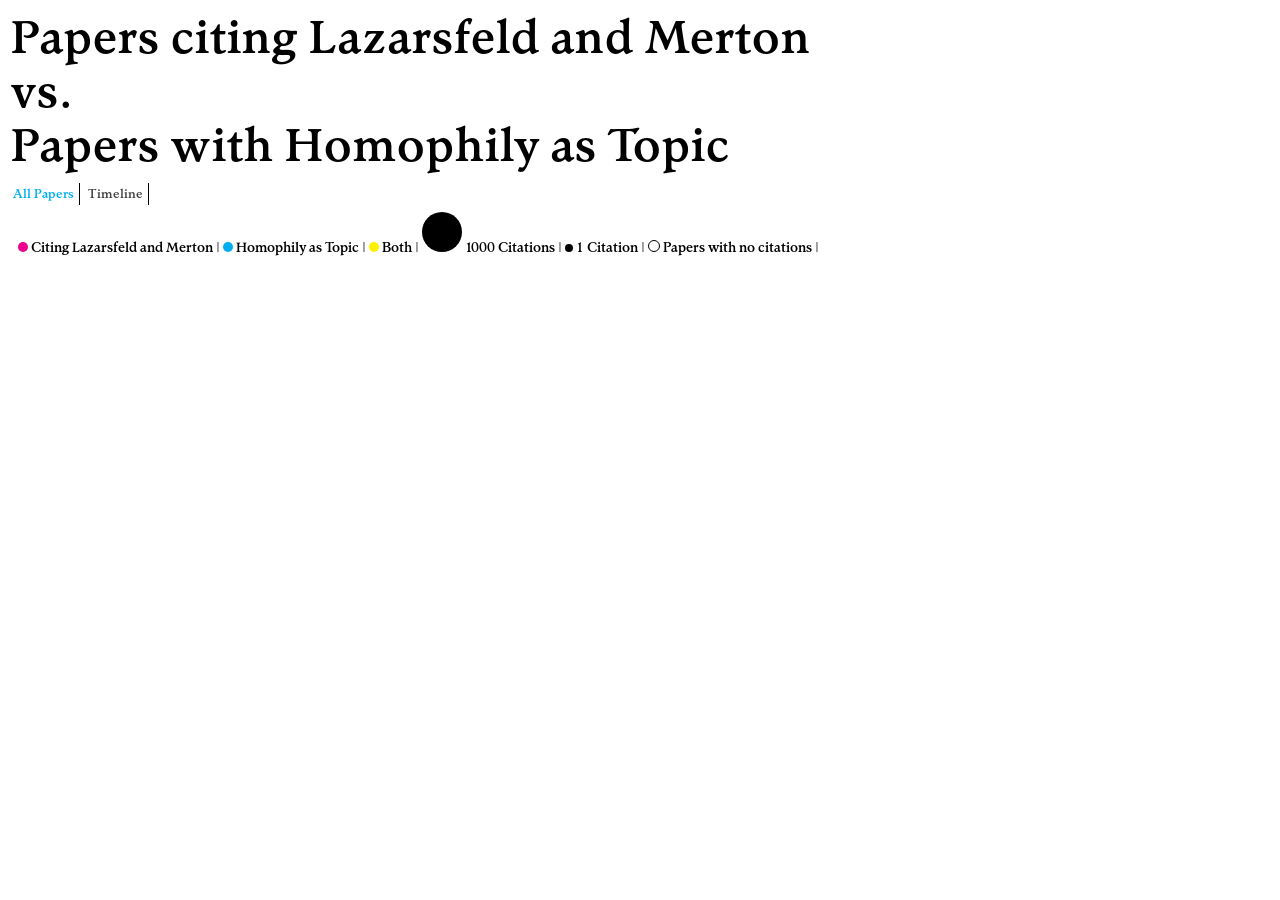
<file: citation_subject_comparison/index.html>
<!doctype html>
<html>
<head>
  <meta charset="utf-8">
  <title>Papers Timeline</title>
  <meta name="description" content="Using D3v4 to create a Bubble chart. Based on NYT visualization">
  <meta name="author" content="Jim Vallandingham">

  <meta name="viewport" content="width=device-width,initial-scale=1">
<!--
  <link rel="stylesheet" href="css/reset.css">
-->
  <link rel="stylesheet" href="css/bubble_chart.css">
</head>
<body>
  <div class="container">
    <div id="title">Papers citing Lazarsfeld and Merton <br>vs. <br>Papers with Homophily as Topic</div>
    
    <div id="toolbar">
      <a href="#" id="all" class="button active">All Papers</a>
      <a href="#" id="year" class="button">Timeline</a>
      <!--<a href="#" id="group" class="button">Papers By Group</a>-->
        <div id="key">
            <div class="keyColor" id="citingKey"></div> Citing Lazarsfeld and Merton |
            <div class="keyColor" id="topicKey"></div> Homophily as Topic   |
            <div class="keyColor" id="bothKey"></div> Both |
            <div class="keyColor" id="maxKey"></div> 1000 Citations  |
            <div class="keyColor" id="minKey"></div> 1 Citation |
            <div class="keyColor" id="emptyKey"></div> Papers with no citations |
        </div>
    </div>
    <div id="vis"></div>
  
   
  </div>

  <script src="//d3js.org/d3.v4.min.js"></script>
  <script src="src/tooltip.js"></script>
  <script src="src/bubble_chart.js"></script>

  <!-- PLEASE REMOVE AFTER CLONING -->
  <script>

  </script>
  <!-- END REMOVE -->


</body>
</html>
</file>
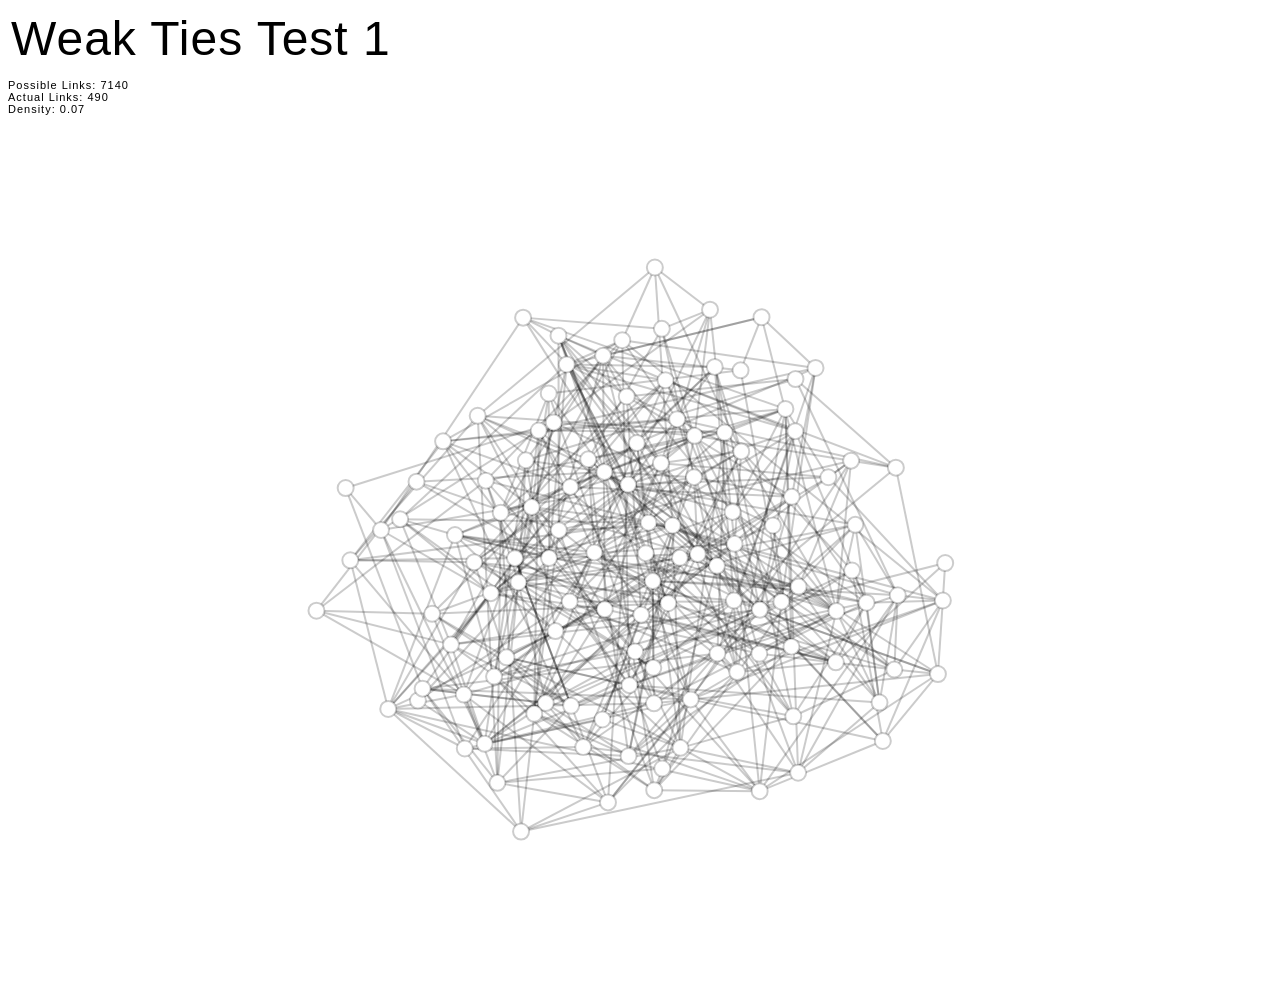
<file: network/index.html>
<!DOCTYPE html>
<html>
<head>
    <meta charset="utf-8">
    <meta name="viewport" content="width=device-width, initial-scale=1, shrink-to-fit=no">
    <meta name='viewport' content='initial-scale=1,maximum-scale=1,user-scalable=no' />
    <script src="js/jquery.js"></script>
    <script src="js/d3.v5.min.js"></script>
      <link rel="stylesheet" href="style.css">


</head>
<body>
   <div id="all">
       <div id="title">Weak Ties Test 1</div>
       <div id ="info">
          </div>
   
        
    <div id="chart1"></div>
    <div id="density">DENSITY:</div>
    
    <div id="linkCount"></div>
    <div id="hideTolerance"></div>
    
<script type="text/javascript"> 
d3.select("#t_1").style("text-decoration","underline").style("color","#ec008c")  
var triadicMode = false
d3.select("#triadic")
    .style("cursor","pointer")
    .on("click",function(){ 
        if(triadicMode==true){
            triadicMode=false
            d3.select("#triadic").style("font-weight","normal").html("Triadic Closure*: OFF<br/><br/>")
            d3.select("#hideTolerance").style("visibility","hidden")
        }else{
            triadicMode=true 
            d3.select("#triadic").style("font-weight","bold").html("Triadic Closure*: ON<br/><br/>")
            d3.select("#hideTolerance").style("visibility","visible")
        }
    })
        
var svg = d3.select("#chart1").append("svg")
   // .attr("width",window.innerWidth)
    .attr("width",window.innerWidth)
    .attr("height",window.innerHeight)
var width = +svg.attr("width")
var height = +svg.attr("height")

var strengthScale = d3.scaleLinear().domain([375,1000]).range([-100,-800])
var distance = 100
var strength = -200//strengthScale(width)

var groups = 20
var groupSize = 6
var size = groups*groupSize
        
var possibleLinks= (size*(size-1))/2
var actualLinks = (groupSize*(groupSize-1))/2*groups+groups*(groups-1)/2

var friendsToMake = actualLinks/size


var density = Math.round(actualLinks/possibleLinks*100)/100
    
var densityDisplay = "Possible Links: "+possibleLinks+"<br>Actual Links: "+actualLinks+"<br>Density: "+density
d3.select("#density").html(densityDisplay)

var thresholdStart = 1//Math.random()//.8//var thresholdStart = parseInt(document.getElementById("startingInput").value)/100;
d3.select("#randomTolerance").html(thresholdStart.toFixed(2))

var threshold =1//parseInt(document.getElementById("growthInput").value)/100;
    
var groups = 2
    
//var newFriendships =100

var interval = 5

var nodes = []
var links = []

//makeWeakLinkData()
makeNetworkData()

d3.select("#setup").html("SETUP<br>size: "+size+"<br>friends each: "+friendsToMake+"<br>"+"start tolerance: "+thresholdStart
    +"<br>tolerance: "+threshold)
  
var groupColor = {
  //  _0:"#00aeef",
  //  _1:"#00aeef",
  //  _2:"#00aeef",
  //  _3:"#00aeef",
  //  _4:"#00aeef",
  //  _5:"#00aeef",
  //  _6:"#00aeef",
  //  _7:"#00aeef"
}
var nodeRadius = 8
var strokeColor = "#000000"
var strokeWidth = 2

function makeWeakLinkData(){
    nodes =[]
    links =[]
    var groups = size/groupSize

    var totalLinks = groupSize*(groupSize-1)/2*groups
    
    for(var i = 0; i<size; i++){
        var groupNumber ="_"+Math.round(Math.random()*(groups-1))    
        nodes.push({id:"node_"+i,group:groupNumber})
    }
    
    var linksTracker = []
    for(var n in nodes){
        for(var k in nodes){
            var nid = parseInt(nodes[n].id.replace("node_",""))
            var kid = parseInt(nodes[k].id.replace("node_",""))
            
            if(nid%groups==kid%groups && nodes[n]!=nodes[k] ){
                
                if(nid>kid){
                    var link = {source:nodes[k], target:nodes[n]}
                }else{
                    var link = {source:nodes[n], target:nodes[k]}
                }
                
                var currentLinkIds = link.source.id+"_"+link.target.id
            
                if(linksTracker.indexOf(currentLinkIds)==-1){
                    links.push(link)
                    linksTracker.push(currentLinkIds)
                }
                
            }
          } 
    }
    
    for(var j in nodes){
        for(var l in nodes){
            var jid = parseInt(nodes[j].id.replace("node_",""))
            var lid = parseInt(nodes[l].id.replace("node_",""))
            
            if(Math.floor(jid/groups)==0 && Math.floor(lid/groups)==0 && lid!=jid){
                if(jid>lid){
                    var link = {source:nodes[l], target:nodes[j]}
                }else{
                    var link = {source:nodes[j], target:nodes[l]}
                }
                var currentLinkIds = link.source.id+"_"+link.target.id                
                if(linksTracker.indexOf(currentLinkIds)==-1){
                    links.push(link)
                    linksTracker.push(currentLinkIds)
                }
            }
        }
    }
    console.log(links.length)
}


function makeNetworkData(){
    
    nodes =[]
    links =[]
    
    for(var i = 0; i<size; i++){
        var groupNumber ="_"+Math.round(Math.random()*(groups-1))    
        nodes.push({id:"node_"+i,group:groupNumber})
    }
    var linksTracker = []
    
    
    
    var existingFriends = 0

    while(links.length<actualLinks){

            var randomIndex = Math.round(Math.random()*(nodes.length-1))
            var randomIndex2 = Math.round(Math.random()*(nodes.length-1))
        while(randomIndex==randomIndex2){
            randomIndex2 = Math.round(Math.random()*(nodes.length-1))
        }
            if(randomIndex<randomIndex2){
                var source = nodes[randomIndex]
                var target = nodes[randomIndex2]
            }else{
                var source = nodes[randomIndex2]
                var target = nodes[randomIndex]
            }
            
            
            while(source.id == target.id){
                var randomIndex = Math.round(Math.random()*(nodes.length-1))
                var target = nodes[randomIndex]
            }
            
            var link = {source:source, target:target}
            var currentLinkIds = link.source.id+"_"+link.target.id                
            
            if(linksTracker.indexOf(currentLinkIds)==-1){
                links.push(link)
                linksTracker.push(currentLinkIds)
                existingFriends+=1
            }
        }
    console.log(links.length)
        
    }

function ticked() {
    
  node.attr("cx", function(d) { return d.x; })
      .attr("cy", function(d) { return d.y; })

  link.attr("x1", function(d) { return d.source.x; })
      .attr("y1", function(d) { return d.source.y; })
      .attr("x2", function(d) { return d.target.x; })
      .attr("y2", function(d) { return d.target.y; });
} 
//console.log(links)


</script>
<script src="run.js"></script>
<script src="infect.js"></script>
<!--
<script src="input.js"></script>

<script src="timeline.js"></script>
-->

</body>
</html>
</file>
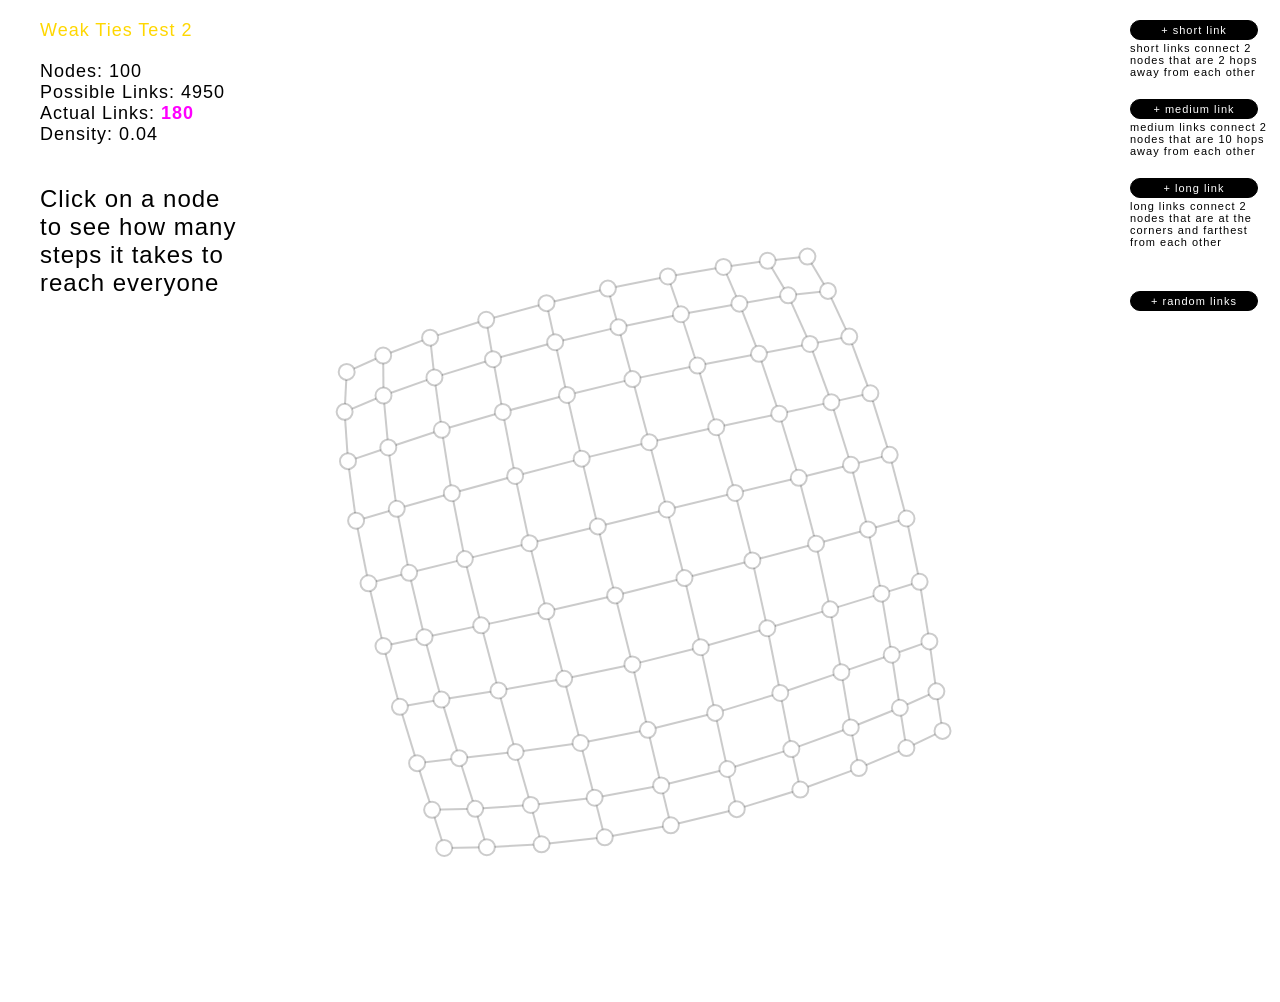
<file: network_2/index.html>
<!DOCTYPE html>
<html>
<head>
    <meta charset="utf-8">
    <meta name="viewport" content="width=device-width, initial-scale=1, shrink-to-fit=no">
    <meta name='viewport' content='initial-scale=1,maximum-scale=1,user-scalable=no' />
    <script src="js/jquery.js"></script>
    <script src="js/d3.v5.min.js"></script>
      <link rel="stylesheet" href="style.css">

<style>
    .button{
        border:1px solid black;
        cursor:pointer;
        border-radius:10px;
        padding:3px;
        width:120px;
        text-align:center;
        background-color:black;
        color:white;
        margin:10px;
        margin-bottom:0px;
    }
    #buttons{
        right:0px;
        top:10px;
        position:absolute;
        width:160px;
    }
    p{
        padding:10px;
        padding-top:0px;
        margin-top:2px;
    }
    #chart2{
        position:absolute;
        bottom:10px;
        left:10px;
    }
</style>
</head>
<body>
    <div id="title">Weak Ties Test 2</div>
    <div id="chart1"></div>
    <div id="chart2"></div>
    <div id="density"></div>
    <div id ="steps">Click on a node to see how many steps it takes to reach everyone</div>
    
    <div id="buttons">
        <div id = "shortBridges" class="button">+ short link</div>
        <p>short links connect 2 nodes that are 2 hops away from each other</p>
        <div id = "mediumBridges" class="button">+ medium link</div>
        <p>medium links connect 2 nodes that are 10 hops away from each other</p>
        <div id = "longBridges" class="button">+ long link</div>
        <p>long links connect 2 nodes that are at the corners and farthest from each other</p>
        <br>
        <div id = "randomSteps" class="button">+ random links</div>
    <div>
<!--
    <div id = "undo" class="button">undo last</div>
-->
    
<script type="text/javascript"> 

var svg = d3.select("#chart1").append("svg")
   // .attr("width",window.innerWidth)
    .attr("width",window.innerWidth)
    .attr("height",window.innerHeight)
var width = +svg.attr("width")
var height = +svg.attr("height")

var strengthScale = d3.scaleLinear().domain([375,1000]).range([-100,-800])
var distance = 2
var strength = -10//strengthScale(width)

var groups = 10
var groupSize = 10
var size = groups*groupSize
        
var possibleLinks= (size*(size-1))/2
//var actualLinks = (groupSize*(groupSize-1))/2*groups+groups*(groups-1)/2
var interval = 5
var nodes = []
var links = []

//makeWeakLinkData()
//makeNetworkData()
makeLatticeData()
var actualLinks = links.length
var startLinks = links.length
var density = Math.round(actualLinks/possibleLinks*100)/100
var densityDisplay = "Nodes: "+nodes.length+"<br>Possible Links: "+possibleLinks+"<br>Actual Links: <span id = \"highlight\">"+actualLinks+"</span><br>Density: "+density
d3.select("#density").html(densityDisplay)

var nodeRadius = 8
var strokeColor = "#000000"
var strokeWidth = 2

function updateDensity(){
    actualLinks = links.length
    density = Math.round(actualLinks/possibleLinks*100)/100
    densityDisplay = "Nodes: "+nodes.length+"<br>Possible Links: "+possibleLinks+"<br>Actual Links: <span id = \"highlight\">"+actualLinks+"</span><br>Density: "+density
    d3.select("#density").html(densityDisplay)
}   

    
d3.select("#randomSteps").on("click",function(){
    d3.select("#steps").html("Click on a node to see how many steps it takes to reach everyone")
    d3.selectAll(".networkCircle").attr('fill',"#ffffff")
    d3.selectAll(".step").remove()
    addRandomLinks(1)
    restart()
})   

d3.select("#shortBridges").on("click",function(){
    d3.select("#steps").html("Click on a node to see how many steps it takes to reach everyone")
    d3.selectAll(".networkCircle").attr('fill',"#ffffff")
    d3.selectAll(".step").remove()
    addShortBridges(1)
    updateDensity()
    restart()
})  
d3.select("#mediumBridges").on("click",function(){
    d3.select("#steps").html("Click on a node to see how many steps it takes to reach everyone")
    d3.selectAll(".networkCircle").attr('fill',"#ffffff")
    d3.selectAll(".step").remove()
    addMediumBridges(10)
    updateDensity()
    restart()
}) 
var longBridgeCounter = 0

d3.select("#longBridges").on("click",function(){
    d3.select("#steps").html("Click on a node to see how many steps it takes to reach everyone")
    d3.selectAll(".networkCircle").attr('fill',"#ffffff")
    d3.selectAll(".step").remove()
    addLongBridges()
    updateDensity()
    restart()
}) 
d3.select("#undo").on("click",function(){
    links.pop()
    updateDensity()
    restart()
})


function makeLatticeData(){
    var total = groups*groupSize
    var columns = groups
    
    for(var i = 0; i<total; i++){
        var groupNumber ="_"+Math.round(Math.random()*(groups-1))
        var r = i%columns
        var c = Math.floor(i/columns)
        nodes.push({id:"node_"+i,group:groupNumber,row:r,column:c})
    }
    links = []
    var linksTracker = []
    for(var n in nodes){
        for(var o in nodes){
            var r1 = nodes[n].row
            var c1 = nodes[n].column
            var r2 = nodes[o].row
            var c2 = nodes[o].column
            var id1 = parseInt(nodes[n].id.replace("node_",""))
            var id2 = parseInt(nodes[o].id.replace("node_",""))
            
            if(nodes[n].id != nodes[o].id){
              //  console.log([r1,r2])
                if(r1==r2){
                    if(c1 == c2+1 || c1 == c2-1){
                        if(id1<id2){
                            var link = {source:nodes[n], target:nodes[o]}
                        }else{
                            var link = {source:nodes[o], target:nodes[n]}
                        }
                        var currentLinkIds = link.source.id+"_"+link.target.id
                        if(linksTracker.indexOf(currentLinkIds)==-1){
                            links.push(link)
                            linksTracker.push(currentLinkIds)
                        }
                    }
                }else if(c1==c2){
                    if(r1 == r2+1 ||r1 == r2-1){
                        if(id1<id2){
                            var link = {source:nodes[n], target:nodes[o]}
                        }else{
                            var link = {source:nodes[o], target:nodes[n]}
                        }
                        var currentLinkIds = link.source.id+"_"+link.target.id
                        if(linksTracker.indexOf(currentLinkIds)==-1){
                            links.push(link)
                            linksTracker.push(currentLinkIds)
                        }
                    }
                }                
            }
        }
    }
   // console.log(links)
    
}


//addRandomLinks(20)
//addShortBridges()

//addLongBridges(10)

function addLongBridges(){
    
    if(longBridgeCounter%2==0){
        var node1 = nodes[longBridgeCounter]
       var node2 = nodes[nodes.length-1]
        var link = {source:node1,target:node2}
        links.push(link)
    }else{
        var node1 = nodes[groups-longBridgeCounter]
        var node2 = nodes[nodes.length-groups]
        var link = {source:node1,target:node2}
    }
    
    links.push(link)
    longBridgeCounter+=1
    
}


function addMediumBridges(distance){
    
    var node1 = nodes[Math.round(Math.random()*(nodes.length-1))]
    var r1 = node1.row
    var c1 = node1.column
    
    var dx = Math.round(distance/2)
    var dy = distance-dx
    console.log([dx,dy,distance])
    
    if(r1+dx>9){
        var r2 = r1-dx
    }else{
        var r2 = r1+dx
    }
    if(c1+dy>9){
        var c2 = c1-dy
    }else{
        var c2 = c1+dy
    }
    
    console.log(node1)
    console.log([r2,c2])
    
    for(var n in nodes){
        if(nodes[n].row==r2 && nodes[n].column==c2){
            var link = {source:node1,target:nodes[n]}
        }
    }
    links.push(link)
}
function addShortBridges(){
    var node1 = nodes[Math.round(Math.random()*(nodes.length-1))]
    var r1 = node1.row
    var c1 = node1.column
    
    if(r1==9 || c1==9){
        var r2 = r1-1
        var c2 = c1-1
    }else{
        var r2 = r1+1
        var c2 = c1+1
    }
    
    console.log(node1)
    for(var n in nodes){
        if(nodes[n].row==r2 && nodes[n].column==c2){
            var link = {source:node1,target:nodes[n]}
        }
    }
    links.push(link)
}


function addRandomLinks(quantity){
    var newLinks = []
    while(newLinks.length<quantity){
        var node1 = nodes[Math.round(Math.random()*(nodes.length-1))]
            var node2 = nodes[Math.round(Math.random()*(nodes.length-1))]
        var id1 = parseInt(node1.id.replace("node_",""))
        var id2 = parseInt(node2.id.replace("node_",""))
        if(id1!=id2){
            if(id1<id2){
                var link = {source:node1, target:node2}
            }else{
                var link = {source:node2, target:node1}
            }
        }
        newLinks.push(link)
    }
    links = links.concat(newLinks)

    updateDensity()
}

function makeWeakLinkData(){
    nodes =[]
    links =[]
    var groups = size/groupSize

    var totalLinks = groupSize*(groupSize-1)/2*groups
    
    for(var i = 0; i<size; i++){
        var groupNumber ="_"+Math.round(Math.random()*(groups-1))    
        nodes.push({id:"node_"+i,group:groupNumber})
    }
    
    var linksTracker = []
    for(var n in nodes){
        for(var k in nodes){
            var nid = parseInt(nodes[n].id.replace("node_",""))
            var kid = parseInt(nodes[k].id.replace("node_",""))
            
            if(nid%groups==kid%groups && nodes[n]!=nodes[k] ){
                
                if(nid>kid){
                    var link = {source:nodes[k], target:nodes[n]}
                }else{
                    var link = {source:nodes[n], target:nodes[k]}
                }
                
                var currentLinkIds = link.source.id+"_"+link.target.id
            
                if(linksTracker.indexOf(currentLinkIds)==-1){
                    links.push(link)
                    linksTracker.push(currentLinkIds)
                }
                
            }
          } 
    }
    
    for(var j in nodes){
        for(var l in nodes){
            var jid = parseInt(nodes[j].id.replace("node_",""))
            var lid = parseInt(nodes[l].id.replace("node_",""))
            
            if(Math.floor(jid/groups)==0 && Math.floor(lid/groups)==0 && lid!=jid){
                if(jid>lid){
                    var link = {source:nodes[l], target:nodes[j]}
                }else{
                    var link = {source:nodes[j], target:nodes[l]}
                }
                var currentLinkIds = link.source.id+"_"+link.target.id                
                if(linksTracker.indexOf(currentLinkIds)==-1){
                    links.push(link)
                    linksTracker.push(currentLinkIds)
                }
            }
        }
    }
   // console.log(links.length)
}
function makeNetworkData(){
    
    nodes =[]
    links =[]
    
    for(var i = 0; i<size; i++){
        var groupNumber ="_"+Math.round(Math.random()*(groups-1))    
        nodes.push({id:"node_"+i,group:groupNumber})
    }
    var linksTracker = []
    
    
    
    var existingFriends = 0

    while(links.length<actualLinks){

            var randomIndex = Math.round(Math.random()*(nodes.length-1))
            var randomIndex2 = Math.round(Math.random()*(nodes.length-1))
        while(randomIndex==randomIndex2){
            randomIndex2 = Math.round(Math.random()*(nodes.length-1))
        }
            if(randomIndex<randomIndex2){
                var source = nodes[randomIndex]
                var target = nodes[randomIndex2]
            }else{
                var source = nodes[randomIndex2]
                var target = nodes[randomIndex]
            }
            
            
            while(source.id == target.id){
                var randomIndex = Math.round(Math.random()*(nodes.length-1))
                var target = nodes[randomIndex]
            }
            
            var link = {source:source, target:target}
            var currentLinkIds = link.source.id+"_"+link.target.id                
            
            if(linksTracker.indexOf(currentLinkIds)==-1){
                links.push(link)
                linksTracker.push(currentLinkIds)
                existingFriends+=1
            }
        }
    console.log(links.length)
        
    }

function ticked() {
    
  node.attr("cx", function(d) { return d.x; })
      .attr("cy", function(d) { return d.y; })

  link.attr("x1", function(d) { return d.source.x; })
      .attr("y1", function(d) { return d.source.y; })
      .attr("x2", function(d) { return d.target.x; })
      .attr("y2", function(d) { return d.target.y; });
} 
//console.log(links)


</script>
<script src="run.js"></script>
<script src="infect.js"></script>
<!--
<script src="input.js"></script>

<script src="timeline.js"></script>
-->

</body>
</html>
</file>
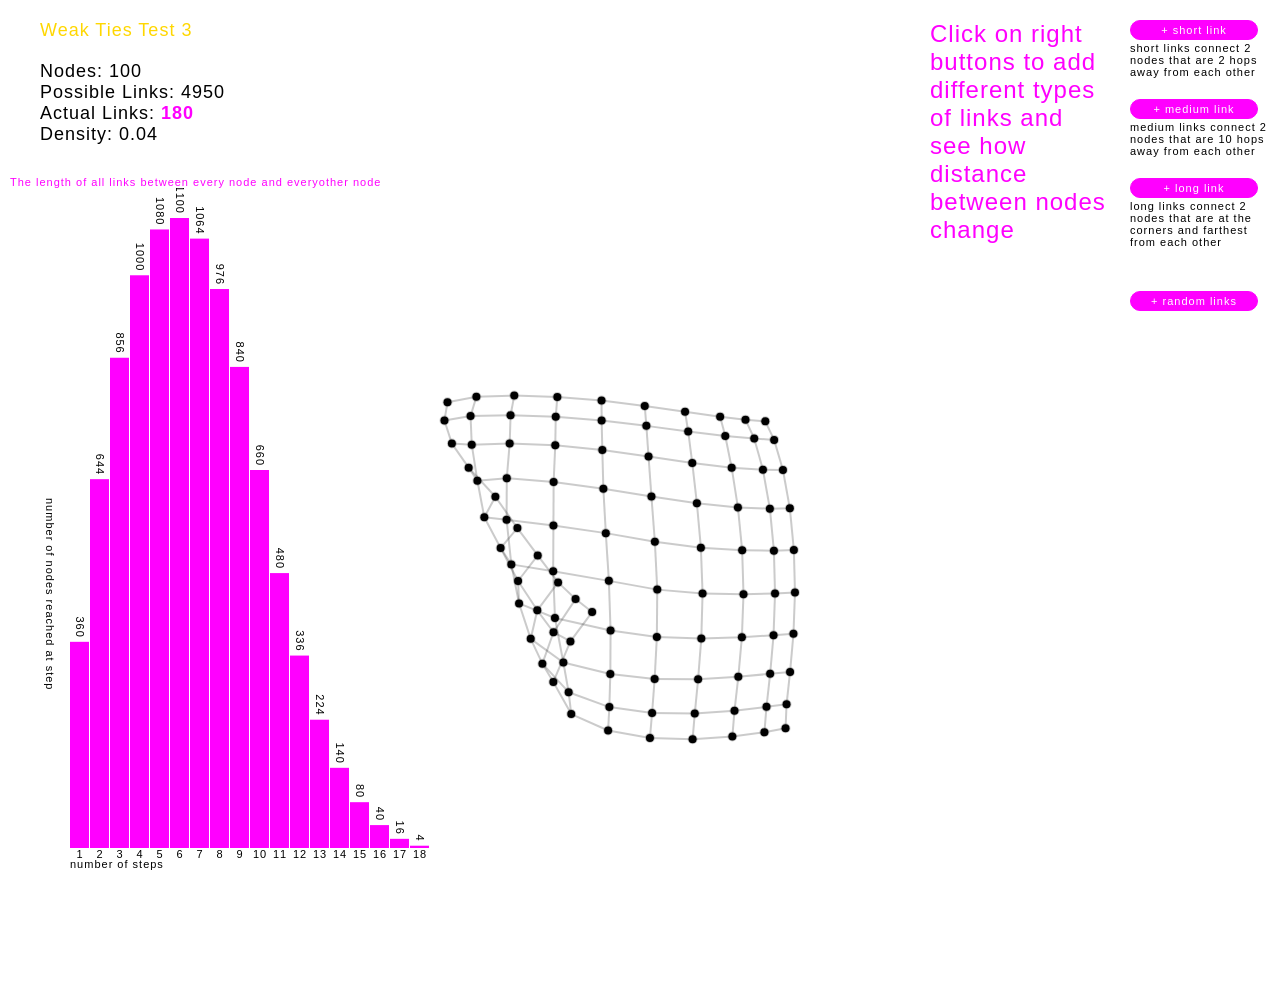
<file: network_2/index_distance.html>
<!DOCTYPE html>
<html>
<head>
    <meta charset="utf-8">
    <meta name="viewport" content="width=device-width, initial-scale=1, shrink-to-fit=no">
    <meta name='viewport' content='initial-scale=1,maximum-scale=1,user-scalable=no' />
    <script src="js/jquery.js"></script>
    <script src="js/d3.v5.min.js"></script>
      <link rel="stylesheet" href="style.css">

<style>
    .button{
        border:1px solid magenta;
        cursor:pointer;
        border-radius:10px;
        padding:3px;
        width:120px;
        text-align:center;
        background-color:magenta;
        color:white;
        margin:10px;
        margin-bottom:0px;
    }
    #buttons{
        right:0px;
        top:10px;
        position:absolute;
        width:160px;
    }
    p{
        padding:10px;
        padding-top:0px;
        margin-top:2px;
    }
    #chart2{
        position:absolute;
        bottom:10px;
        left:10px;
        color:magenta;
    }
    #prompt{
        width:180px;
        font-size:24px;
        position:absolute;
        right:150px;
        top:0px;
        padding:20px;
        color:magenta;
    }
</style>
</head>
<body>
    <div id="title">Weak Ties Test 3</div>
    <div id="chart1"></div>
    <div id="chart2">The length of all links between every node and everyother node<br></div>
    <div id="density"></div>
    <div id="prompt">Click on right buttons to add different types of links and see how distance between nodes change</div>
    <div id="buttons">
        <div id = "shortBridges" class="button">+ short link</div>
        <p>short links connect 2 nodes that are 2 hops away from each other</p>
        <div id = "mediumBridges" class="button">+ medium link</div>
        <p>medium links connect 2 nodes that are 10 hops away from each other</p>
        <div id = "longBridges" class="button">+ long link</div>
        <p>long links connect 2 nodes that are at the corners and farthest from each other</p>
        <br>
        <div id = "randomSteps" class="button">+ random links</div>
    <div>
<!--
    <div id = "undo" class="button">undo last</div>
-->
    
<script type="text/javascript"> 

var svg = d3.select("#chart1").append("svg")
   // .attr("width",window.innerWidth)
    .attr("width",window.innerWidth)
    .attr("height",window.innerHeight)
var width = +svg.attr("width")
var height = +svg.attr("height")

var strengthScale = d3.scaleLinear().domain([375,1000]).range([-100,-800])
var distance = 2
var strength = -10//strengthScale(width)

var groups = 10
var groupSize = 10
var size = groups*groupSize
        
var possibleLinks= (size*(size-1))/2
//var actualLinks = (groupSize*(groupSize-1))/2*groups+groups*(groups-1)/2
var interval = 5
var nodes = []
var links = []

//makeWeakLinkData()
//makeNetworkData()
makeLatticeData()
var actualLinks = links.length
var startLinks = links.length
var density = Math.round(actualLinks/possibleLinks*100)/100
var densityDisplay = "Nodes: "+nodes.length+"<br>Possible Links: "+possibleLinks+"<br>Actual Links: <span id = \"highlight\">"+actualLinks+"</span><br>Density: "+density
d3.select("#density").html(densityDisplay)

var nodeRadius = 4
var strokeColor = "#000000"
var strokeWidth = 2

function updateDensity(){
    actualLinks = links.length
    density = Math.round(actualLinks/possibleLinks*100)/100
    densityDisplay = "Nodes: "+nodes.length+"<br>Possible Links: "+possibleLinks+"<br>Actual Links: <span id = \"highlight\">"+actualLinks+"</span><br>Density: "+density
    d3.select("#density").html(densityDisplay)
}   

    
d3.select("#randomSteps").on("click",function(){
    d3.select("#steps").html("Click on a node to see how many steps it takes to reach everyone")
    d3.selectAll(".networkCircle").attr('fill',"#000000")
    d3.selectAll(".step").remove()
    addRandomLinks(1)
    restart()
    distanceHistogramAll()    
})   

d3.select("#shortBridges").on("click",function(){
    d3.select("#steps").html("Click on a node to see how many steps it takes to reach everyone")
    d3.selectAll(".networkCircle").attr('fill',"#000000")
    d3.selectAll(".step").remove()
    addShortBridges(1)
    updateDensity()
    restart()
    distanceHistogramAll()    
})  
d3.select("#mediumBridges").on("click",function(){
    d3.select("#steps").html("Click on a node to see how many steps it takes to reach everyone")
    d3.selectAll(".networkCircle").attr('fill',"#000000")
    d3.selectAll(".step").remove()
    addMediumBridges(10)
    updateDensity()
    restart()
    distanceHistogramAll()    
}) 
var longBridgeCounter = 0

d3.select("#longBridges").on("click",function(){
    d3.select("#steps").html("Click on a node to see how many steps it takes to reach everyone")
    d3.selectAll(".networkCircle").attr('fill',"#000000")
    d3.selectAll(".step").remove()
    addLongBridges()
    updateDensity()
    restart()
    distanceHistogramAll()    
}) 
d3.select("#undo").on("click",function(){
    links.pop()
    updateDensity()
    restart()
})


function makeLatticeData(){
    var total = groups*groupSize
    var columns = groups
    
    for(var i = 0; i<total; i++){
        var groupNumber ="_"+Math.round(Math.random()*(groups-1))
        var r = i%columns
        var c = Math.floor(i/columns)
        nodes.push({id:"node_"+i,group:groupNumber,row:r,column:c})
    }
    links = []
    var linksTracker = []
    for(var n in nodes){
        for(var o in nodes){
            var r1 = nodes[n].row
            var c1 = nodes[n].column
            var r2 = nodes[o].row
            var c2 = nodes[o].column
            var id1 = parseInt(nodes[n].id.replace("node_",""))
            var id2 = parseInt(nodes[o].id.replace("node_",""))
            
            if(nodes[n].id != nodes[o].id){
              //  console.log([r1,r2])
                if(r1==r2){
                    if(c1 == c2+1 || c1 == c2-1){
                        if(id1<id2){
                            var link = {source:nodes[n], target:nodes[o]}
                        }else{
                            var link = {source:nodes[o], target:nodes[n]}
                        }
                        var currentLinkIds = link.source.id+"_"+link.target.id
                        if(linksTracker.indexOf(currentLinkIds)==-1){
                            links.push(link)
                            linksTracker.push(currentLinkIds)
                        }
                    }
                }else if(c1==c2){
                    if(r1 == r2+1 ||r1 == r2-1){
                        if(id1<id2){
                            var link = {source:nodes[n], target:nodes[o]}
                        }else{
                            var link = {source:nodes[o], target:nodes[n]}
                        }
                        var currentLinkIds = link.source.id+"_"+link.target.id
                        if(linksTracker.indexOf(currentLinkIds)==-1){
                            links.push(link)
                            linksTracker.push(currentLinkIds)
                        }
                    }
                }                
            }
        }
    }
   // console.log(links)
    
}


//addRandomLinks(20)
//addShortBridges()

//addLongBridges(10)

function addLongBridges(){
    
    if(longBridgeCounter%2==0){
        var node1 = nodes[longBridgeCounter]
       var node2 = nodes[nodes.length-1]
        var link = {source:node1,target:node2}
        links.push(link)
    }else{
        var node1 = nodes[groups-longBridgeCounter]
        var node2 = nodes[nodes.length-groups]
        var link = {source:node1,target:node2}
    }
    
    links.push(link)
    longBridgeCounter+=1
    
}


function addMediumBridges(distance){
    
    var node1 = nodes[Math.round(Math.random()*(nodes.length-1))]
    var r1 = node1.row
    var c1 = node1.column
    
    var dx = Math.round(distance/2)
    var dy = distance-dx
    console.log([dx,dy,distance])
    
    if(r1+dx>9){
        var r2 = r1-dx
    }else{
        var r2 = r1+dx
    }
    if(c1+dy>9){
        var c2 = c1-dy
    }else{
        var c2 = c1+dy
    }
    
    console.log(node1)
    console.log([r2,c2])
    
    for(var n in nodes){
        if(nodes[n].row==r2 && nodes[n].column==c2){
            var link = {source:node1,target:nodes[n]}
        }
    }
    links.push(link)
}
function addShortBridges(){
    var node1 = nodes[Math.round(Math.random()*(nodes.length-1))]
    var r1 = node1.row
    var c1 = node1.column
    
    if(r1==9 || c1==9){
        var r2 = r1-1
        var c2 = c1-1
    }else{
        var r2 = r1+1
        var c2 = c1+1
    }
    
    console.log(node1)
    for(var n in nodes){
        if(nodes[n].row==r2 && nodes[n].column==c2){
            var link = {source:node1,target:nodes[n]}
        }
    }
    links.push(link)
}


function addRandomLinks(quantity){
    var newLinks = []
    while(newLinks.length<quantity){
        var node1 = nodes[Math.round(Math.random()*(nodes.length-1))]
            var node2 = nodes[Math.round(Math.random()*(nodes.length-1))]
        var id1 = parseInt(node1.id.replace("node_",""))
        var id2 = parseInt(node2.id.replace("node_",""))
        if(id1!=id2){
            if(id1<id2){
                var link = {source:node1, target:node2}
            }else{
                var link = {source:node2, target:node1}
            }
        }
        newLinks.push(link)
    }
    links = links.concat(newLinks)

    updateDensity()
}

function makeWeakLinkData(){
    nodes =[]
    links =[]
    var groups = size/groupSize

    var totalLinks = groupSize*(groupSize-1)/2*groups
    
    for(var i = 0; i<size; i++){
        var groupNumber ="_"+Math.round(Math.random()*(groups-1))    
        nodes.push({id:"node_"+i,group:groupNumber})
    }
    
    var linksTracker = []
    for(var n in nodes){
        for(var k in nodes){
            var nid = parseInt(nodes[n].id.replace("node_",""))
            var kid = parseInt(nodes[k].id.replace("node_",""))
            
            if(nid%groups==kid%groups && nodes[n]!=nodes[k] ){
                
                if(nid>kid){
                    var link = {source:nodes[k], target:nodes[n]}
                }else{
                    var link = {source:nodes[n], target:nodes[k]}
                }
                
                var currentLinkIds = link.source.id+"_"+link.target.id
            
                if(linksTracker.indexOf(currentLinkIds)==-1){
                    links.push(link)
                    linksTracker.push(currentLinkIds)
                }
                
            }
          } 
    }
    
    for(var j in nodes){
        for(var l in nodes){
            var jid = parseInt(nodes[j].id.replace("node_",""))
            var lid = parseInt(nodes[l].id.replace("node_",""))
            
            if(Math.floor(jid/groups)==0 && Math.floor(lid/groups)==0 && lid!=jid){
                if(jid>lid){
                    var link = {source:nodes[l], target:nodes[j]}
                }else{
                    var link = {source:nodes[j], target:nodes[l]}
                }
                var currentLinkIds = link.source.id+"_"+link.target.id                
                if(linksTracker.indexOf(currentLinkIds)==-1){
                    links.push(link)
                    linksTracker.push(currentLinkIds)
                }
            }
        }
    }
   // console.log(links.length)
}
function makeNetworkData(){
    
    nodes =[]
    links =[]
    
    for(var i = 0; i<size; i++){
        var groupNumber ="_"+Math.round(Math.random()*(groups-1))    
        nodes.push({id:"node_"+i,group:groupNumber})
    }
    var linksTracker = []
    
    
    
    var existingFriends = 0

    while(links.length<actualLinks){

            var randomIndex = Math.round(Math.random()*(nodes.length-1))
            var randomIndex2 = Math.round(Math.random()*(nodes.length-1))
        while(randomIndex==randomIndex2){
            randomIndex2 = Math.round(Math.random()*(nodes.length-1))
        }
            if(randomIndex<randomIndex2){
                var source = nodes[randomIndex]
                var target = nodes[randomIndex2]
            }else{
                var source = nodes[randomIndex2]
                var target = nodes[randomIndex]
            }
            
            
            while(source.id == target.id){
                var randomIndex = Math.round(Math.random()*(nodes.length-1))
                var target = nodes[randomIndex]
            }
            
            var link = {source:source, target:target}
            var currentLinkIds = link.source.id+"_"+link.target.id                
            
            if(linksTracker.indexOf(currentLinkIds)==-1){
                links.push(link)
                linksTracker.push(currentLinkIds)
                existingFriends+=1
            }
        }
    console.log(links.length)
        
    }

function ticked() {
    
  node.attr("cx", function(d) { return d.x; })
      .attr("cy", function(d) { return d.y; })

  link.attr("x1", function(d) { return d.source.x; })
      .attr("y1", function(d) { return d.source.y; })
      .attr("x2", function(d) { return d.target.x; })
      .attr("y2", function(d) { return d.target.y; });
} 
//console.log(links)


</script>
<script src="run_small.js"></script>
<script src="infect_distances.js"></script>
<!--
<script src="input.js"></script>

<script src="timeline.js"></script>
-->

</body>
</html>
</file>
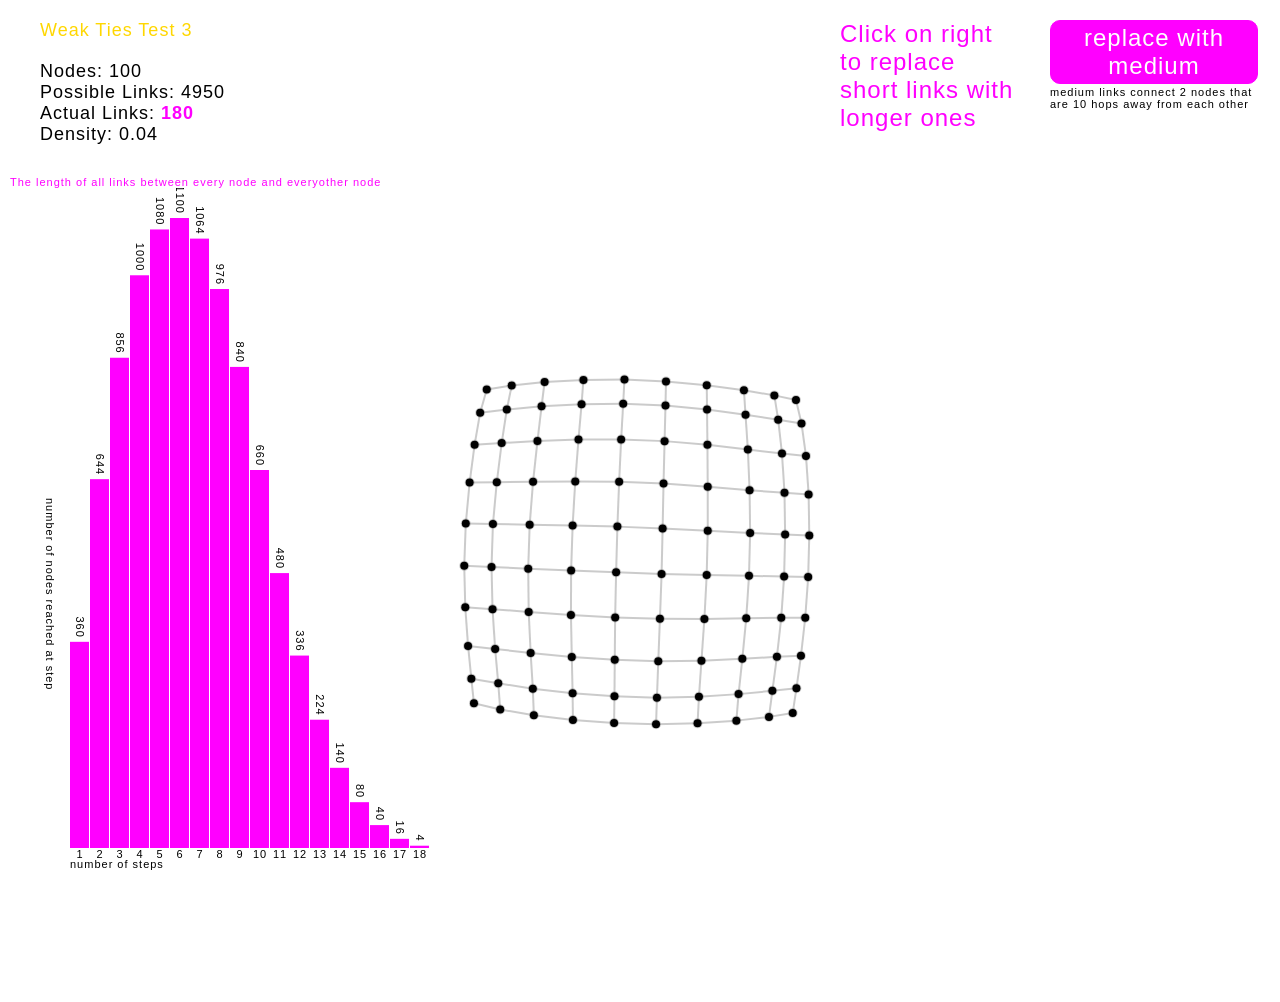
<file: network_2/index_distance_rewire.html>
<!DOCTYPE html>
<html>
<head>
    <meta charset="utf-8">
    <meta name="viewport" content="width=device-width, initial-scale=1, shrink-to-fit=no">
    <meta name='viewport' content='initial-scale=1,maximum-scale=1,user-scalable=no' />
    <script src="js/jquery.js"></script>
    <script src="js/d3.v5.min.js"></script>
      <link rel="stylesheet" href="style.css">

<style>
    .button{
        border:1px solid magenta;
        cursor:pointer;
        border-radius:10px;
        padding:3px;
        width:200px;
        text-align:center;
        background-color:magenta;
        color:white;
        margin:10px;
        margin-bottom:0px;
		font-size:24px;
    }
    #buttons{
        right:0px;
        top:10px;
        position:absolute;
        width:240px;
    }
    p{
        padding:10px;
        padding-top:0px;
        margin-top:2px;
    }
    #chart2{
        position:absolute;
        bottom:10px;
        left:10px;
        color:magenta;
    }
    #prompt{
        width:180px;
        font-size:24px;
        position:absolute;
        right:240px;
        top:0px;
        padding:20px;
        color:magenta;
    }
</style>
</head>
<body>
    <div id="title">Weak Ties Test 3</div>
    <div id="chart1"></div>
    <div id="chart2">The length of all links between every node and everyother node<br></div>
    <div id="density"></div>
    <div id="prompt">Click on right to replace short links with longer ones</div>
    <div id="buttons">
      
        <div id = "mediumBridges" class="button">replace with medium</div>
        <p>medium links connect 2 nodes that are 10 hops away from each other</p>
    <div>
<!--
    <div id = "undo" class="button">undo last</div>
-->
    
<script type="text/javascript"> 

var svg = d3.select("#chart1").append("svg")
   // .attr("width",window.innerWidth)
    .attr("width",window.innerWidth)
    .attr("height",window.innerHeight)
var width = +svg.attr("width")
var height = +svg.attr("height")

var strengthScale = d3.scaleLinear().domain([375,1000]).range([-100,-800])
var distance = 2
var strength = -10//strengthScale(width)

var groups = 10
var groupSize = 10
var size = groups*groupSize
        
var possibleLinks= (size*(size-1))/2
//var actualLinks = (groupSize*(groupSize-1))/2*groups+groups*(groups-1)/2
var interval = 5
var nodes = []
var links = []

//makeWeakLinkData()
//makeNetworkData()
makeLatticeData()
var actualLinks = links.length
var startLinks = links.length
var density = Math.round(actualLinks/possibleLinks*100)/100
var densityDisplay = "Nodes: "+nodes.length+"<br>Possible Links: "+possibleLinks+"<br>Actual Links: <span id = \"highlight\">"+actualLinks+"</span><br>Density: "+density
d3.select("#density").html(densityDisplay)

var nodeRadius = 4
var strokeColor = "#000000"
var strokeWidth = 2

function updateDensity(){
    actualLinks = links.length
    density = Math.round(actualLinks/possibleLinks*100)/100
    densityDisplay = "Nodes: "+nodes.length+"<br>Possible Links: "+possibleLinks+"<br>Actual Links: <span id = \"highlight\">"+actualLinks+"</span><br>Density: "+density
    d3.select("#density").html(densityDisplay)
}   

    
d3.select("#randomSteps").on("click",function(){
    d3.select("#steps").html("Click on a node to see how many steps it takes to reach everyone")
    d3.selectAll(".networkCircle").attr('fill',"#000000")
    d3.selectAll(".step").remove()
    addRandomLinks(1)
    restart()
    distanceHistogramAll()    
})   

  
d3.select("#mediumBridges").on("click",function(){
    d3.select("#steps").html("Click on a node to see how many steps it takes to reach everyone")
    d3.selectAll(".networkCircle").attr('fill',"#000000")
    d3.selectAll(".step").remove()
    addMediumBridges(10)
    updateDensity()
    restart()
    distanceHistogramAll()    
}) 
var longBridgeCounter = 0


d3.select("#undo").on("click",function(){
    links.pop()
    updateDensity()
    restart()
})


function makeLatticeData(){
    var total = groups*groupSize
    var columns = groups
    
    for(var i = 0; i<total; i++){
        var groupNumber ="_"+Math.round(Math.random()*(groups-1))
        var r = i%columns
        var c = Math.floor(i/columns)
        nodes.push({id:"node_"+i,group:groupNumber,row:r,column:c})
    }
    links = []
    var linksTracker = []
    for(var n in nodes){
        for(var o in nodes){
            var r1 = nodes[n].row
            var c1 = nodes[n].column
            var r2 = nodes[o].row
            var c2 = nodes[o].column
            var id1 = parseInt(nodes[n].id.replace("node_",""))
            var id2 = parseInt(nodes[o].id.replace("node_",""))
            
            if(nodes[n].id != nodes[o].id){
              //  console.log([r1,r2])
                if(r1==r2){
                    if(c1 == c2+1 || c1 == c2-1){
                        if(id1<id2){
                            var link = {source:nodes[n], target:nodes[o]}
                        }else{
                            var link = {source:nodes[o], target:nodes[n]}
                        }
                        var currentLinkIds = link.source.id+"_"+link.target.id
                        if(linksTracker.indexOf(currentLinkIds)==-1){
                            links.push(link)
                            linksTracker.push(currentLinkIds)
                        }
                    }
                }else if(c1==c2){
                    if(r1 == r2+1 ||r1 == r2-1){
                        if(id1<id2){
                            var link = {source:nodes[n], target:nodes[o]}
                        }else{
                            var link = {source:nodes[o], target:nodes[n]}
                        }
                        var currentLinkIds = link.source.id+"_"+link.target.id
                        if(linksTracker.indexOf(currentLinkIds)==-1){
                            links.push(link)
                            linksTracker.push(currentLinkIds)
                        }
                    }
                }                
            }
        }
    }
   // console.log(links)
    
}


//addRandomLinks(20)
//addShortBridges()

//addLongBridges(10)

function addLongBridges(){
    
    if(longBridgeCounter%2==0){
        var node1 = nodes[longBridgeCounter]
       var node2 = nodes[nodes.length-1]
        var link = {source:node1,target:node2}
        links.push(link)
    }else{
        var node1 = nodes[groups-longBridgeCounter]
        var node2 = nodes[nodes.length-groups]
        var link = {source:node1,target:node2}
    }
    
    links.push(link)
    longBridgeCounter+=1
    
}


function addMediumBridges(distance){
    var index1 = Math.round(Math.random()*(nodes.length-1))
    var node1 = nodes[index1]
    var r1 = node1.row
    var c1 = node1.column
    
	for(var l in links){
		if(links[l].source == node1){
			console.log("match")
			console.log(l)
			links.splice(l,1)
		}
	}
	
    var dx = Math.round(distance/2)
    var dy = distance-dx
    console.log([dx,dy,distance])
    
    if(r1+dx>9){
        var r2 = r1-dx
    }else{
        var r2 = r1+dx
    }
    if(c1+dy>9){
        var c2 = c1-dy
    }else{
        var c2 = c1+dy
    }
    
    console.log(node1)
    console.log([r2,c2])
    
    for(var n in nodes){
        if(nodes[n].row==r2 && nodes[n].column==c2){
            var link = {source:node1,target:nodes[n]}
        }
    }
    links.push(link)
}
function addShortBridges(){
    var node1 = nodes[Math.round(Math.random()*(nodes.length-1))]
    var r1 = node1.row
    var c1 = node1.column
    
    if(r1==9 || c1==9){
        var r2 = r1-1
        var c2 = c1-1
    }else{
        var r2 = r1+1
        var c2 = c1+1
    }
    
    console.log(node1)
    for(var n in nodes){
        if(nodes[n].row==r2 && nodes[n].column==c2){
            var link = {source:node1,target:nodes[n]}
        }
    }
    links.push(link)
}


function addRandomLinks(quantity){
    var newLinks = []
    while(newLinks.length<quantity){
        var node1 = nodes[Math.round(Math.random()*(nodes.length-1))]
            var node2 = nodes[Math.round(Math.random()*(nodes.length-1))]
        var id1 = parseInt(node1.id.replace("node_",""))
        var id2 = parseInt(node2.id.replace("node_",""))
        if(id1!=id2){
            if(id1<id2){
                var link = {source:node1, target:node2}
            }else{
                var link = {source:node2, target:node1}
            }
        }
        newLinks.push(link)
    }
    links = links.concat(newLinks)

    updateDensity()
}

function makeWeakLinkData(){
    nodes =[]
    links =[]
    var groups = size/groupSize

    var totalLinks = groupSize*(groupSize-1)/2*groups
    
    for(var i = 0; i<size; i++){
        var groupNumber ="_"+Math.round(Math.random()*(groups-1))    
        nodes.push({id:"node_"+i,group:groupNumber})
    }
    
    var linksTracker = []
    for(var n in nodes){
        for(var k in nodes){
            var nid = parseInt(nodes[n].id.replace("node_",""))
            var kid = parseInt(nodes[k].id.replace("node_",""))
            
            if(nid%groups==kid%groups && nodes[n]!=nodes[k] ){
                
                if(nid>kid){
                    var link = {source:nodes[k], target:nodes[n]}
                }else{
                    var link = {source:nodes[n], target:nodes[k]}
                }
                
                var currentLinkIds = link.source.id+"_"+link.target.id
            
                if(linksTracker.indexOf(currentLinkIds)==-1){
                    links.push(link)
                    linksTracker.push(currentLinkIds)
                }
                
            }
          } 
    }
    
    for(var j in nodes){
        for(var l in nodes){
            var jid = parseInt(nodes[j].id.replace("node_",""))
            var lid = parseInt(nodes[l].id.replace("node_",""))
            
            if(Math.floor(jid/groups)==0 && Math.floor(lid/groups)==0 && lid!=jid){
                if(jid>lid){
                    var link = {source:nodes[l], target:nodes[j]}
                }else{
                    var link = {source:nodes[j], target:nodes[l]}
                }
                var currentLinkIds = link.source.id+"_"+link.target.id                
                if(linksTracker.indexOf(currentLinkIds)==-1){
                    links.push(link)
                    linksTracker.push(currentLinkIds)
                }
            }
        }
    }
   // console.log(links.length)
}
function makeNetworkData(){
    
    nodes =[]
    links =[]
    
    for(var i = 0; i<size; i++){
        var groupNumber ="_"+Math.round(Math.random()*(groups-1))    
        nodes.push({id:"node_"+i,group:groupNumber})
    }
    var linksTracker = []
    
    
    
    var existingFriends = 0

    while(links.length<actualLinks){

            var randomIndex = Math.round(Math.random()*(nodes.length-1))
            var randomIndex2 = Math.round(Math.random()*(nodes.length-1))
        while(randomIndex==randomIndex2){
            randomIndex2 = Math.round(Math.random()*(nodes.length-1))
        }
            if(randomIndex<randomIndex2){
                var source = nodes[randomIndex]
                var target = nodes[randomIndex2]
            }else{
                var source = nodes[randomIndex2]
                var target = nodes[randomIndex]
            }
            
            
            while(source.id == target.id){
                var randomIndex = Math.round(Math.random()*(nodes.length-1))
                var target = nodes[randomIndex]
            }
            
            var link = {source:source, target:target}
            var currentLinkIds = link.source.id+"_"+link.target.id                
            
            if(linksTracker.indexOf(currentLinkIds)==-1){
                links.push(link)
                linksTracker.push(currentLinkIds)
                existingFriends+=1
            }
        }
    console.log(links.length)
        
    }

function ticked() {
    
  node.attr("cx", function(d) { return d.x; })
      .attr("cy", function(d) { return d.y; })

  link.attr("x1", function(d) { return d.source.x; })
      .attr("y1", function(d) { return d.source.y; })
      .attr("x2", function(d) { return d.target.x; })
      .attr("y2", function(d) { return d.target.y; });
} 
//console.log(links)


</script>
<script src="run_small_rewire.js"></script>
<script src="infect_distances.js"></script>
<!--
<script src="input.js"></script>

<script src="timeline.js"></script>
-->

</body>
</html>
</file>
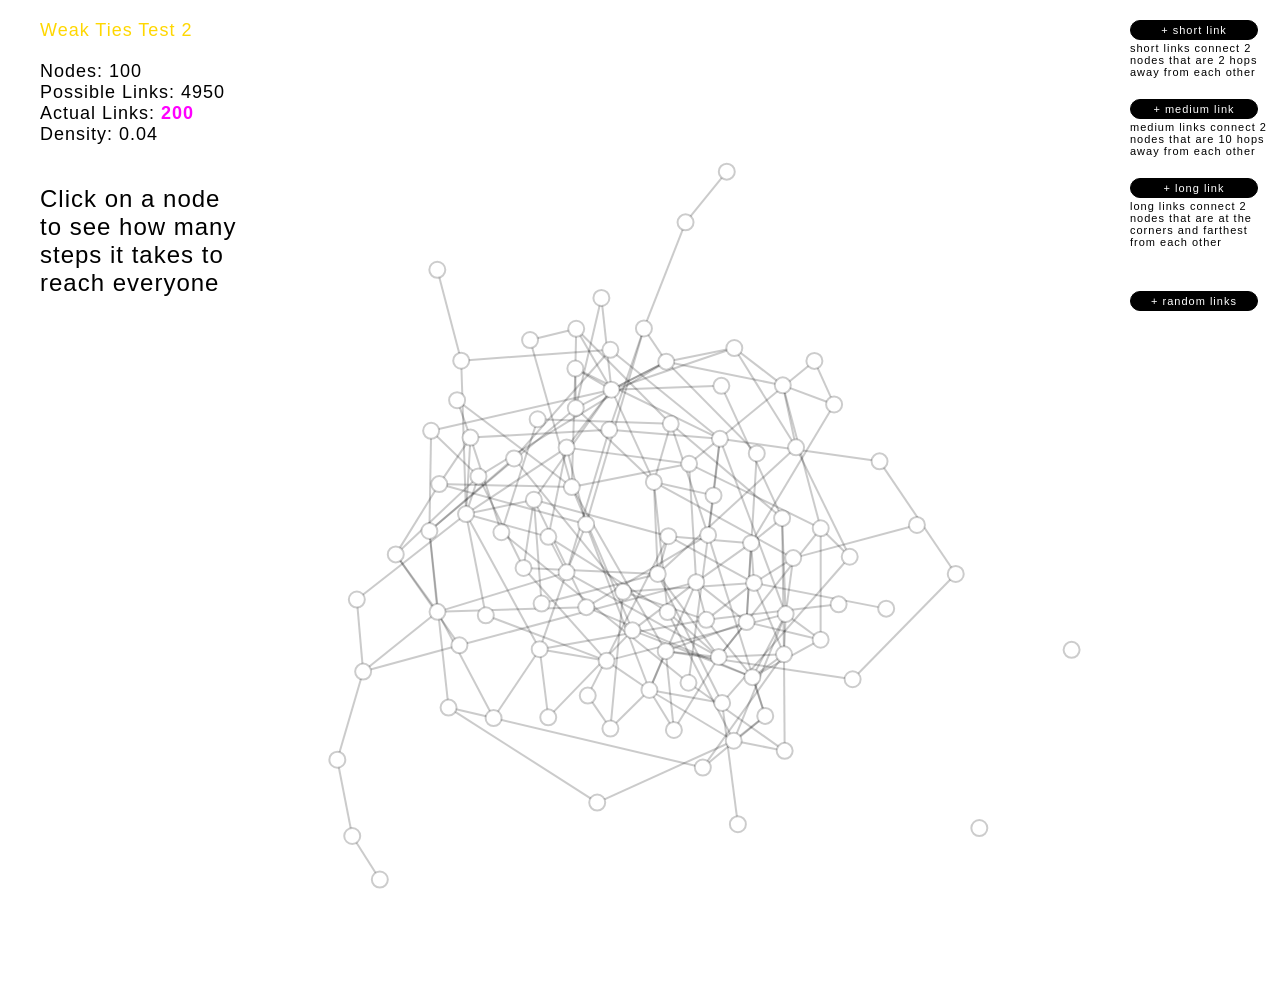
<file: network_2/index_random.html>
<!DOCTYPE html>
<html>
<head>
    <meta charset="utf-8">
    <meta name="viewport" content="width=device-width, initial-scale=1, shrink-to-fit=no">
    <meta name='viewport' content='initial-scale=1,maximum-scale=1,user-scalable=no' />
    <script src="js/jquery.js"></script>
    <script src="js/d3.v5.min.js"></script>
      <link rel="stylesheet" href="style.css">

<style>
    .button{
        border:1px solid black;
        cursor:pointer;
        border-radius:10px;
        padding:3px;
        width:120px;
        text-align:center;
        background-color:black;
        color:white;
        margin:10px;
        margin-bottom:0px;
    }
    #buttons{
        right:0px;
        top:10px;
        position:absolute;
        width:160px;
    }
    p{
        padding:10px;
        padding-top:0px;
        margin-top:2px;
    }
    #chart2{
        position:absolute;
        bottom:10px;
        left:10px;
    }
</style>
</head>
<body>
    <div id="title">Weak Ties Test 2</div>
    <div id="chart1"></div>
    <div id="chart2"></div>
    <div id="density"></div>
    <div id ="steps">Click on a node to see how many steps it takes to reach everyone</div>
    
    <div id="buttons">
        <div id = "shortBridges" class="button">+ short link</div>
        <p>short links connect 2 nodes that are 2 hops away from each other</p>
        <div id = "mediumBridges" class="button">+ medium link</div>
        <p>medium links connect 2 nodes that are 10 hops away from each other</p>
        <div id = "longBridges" class="button">+ long link</div>
        <p>long links connect 2 nodes that are at the corners and farthest from each other</p>
        <br>
        <div id = "randomSteps" class="button">+ random links</div>
    <div>
<!--
    <div id = "undo" class="button">undo last</div>
-->
    
<script type="text/javascript"> 

var svg = d3.select("#chart1").append("svg")
   // .attr("width",window.innerWidth)
    .attr("width",window.innerWidth)
    .attr("height",window.innerHeight)
var width = +svg.attr("width")
var height = +svg.attr("height")

var strengthScale = d3.scaleLinear().domain([375,1000]).range([-100,-800])
var distance = 2
var strength = -10//strengthScale(width)

var groups = 10
var groupSize = 10
var size = groups*groupSize
        
var possibleLinks= (size*(size-1))/2
//var actualLinks = (groupSize*(groupSize-1))/2*groups+groups*(groups-1)/2
var interval = 5
var nodes = []
var links = []

//makeWeakLinkData()
makeNetworkData()
//makeLatticeData()
var actualLinks = links.length
var startLinks = links.length
var density = Math.round(actualLinks/possibleLinks*100)/100
var densityDisplay = "Nodes: "+nodes.length+"<br>Possible Links: "+possibleLinks+"<br>Actual Links: <span id = \"highlight\">"+actualLinks+"</span><br>Density: "+density
d3.select("#density").html(densityDisplay)

var nodeRadius = 8
var strokeColor = "#000000"
var strokeWidth = 2

function updateDensity(){
    actualLinks = links.length
    density = Math.round(actualLinks/possibleLinks*100)/100
    densityDisplay = "Nodes: "+nodes.length+"<br>Possible Links: "+possibleLinks+"<br>Actual Links: <span id = \"highlight\">"+actualLinks+"</span><br>Density: "+density
    d3.select("#density").html(densityDisplay)
}   

    
d3.select("#randomSteps").on("click",function(){
    d3.select("#steps").html("Click on a node to see how many steps it takes to reach everyone")
    d3.selectAll(".networkCircle").attr('fill',"#ffffff")
    d3.selectAll(".step").remove()
    addRandomLinks(1)
    restart()
})   

d3.select("#shortBridges").on("click",function(){
    d3.select("#steps").html("Click on a node to see how many steps it takes to reach everyone")
    d3.selectAll(".networkCircle").attr('fill',"#ffffff")
    d3.selectAll(".step").remove()
    addShortBridges(1)
    updateDensity()
    restart()
})  
d3.select("#mediumBridges").on("click",function(){
    d3.select("#steps").html("Click on a node to see how many steps it takes to reach everyone")
    d3.selectAll(".networkCircle").attr('fill',"#ffffff")
    d3.selectAll(".step").remove()
    addMediumBridges(10)
    updateDensity()
    restart()
}) 
var longBridgeCounter = 0

d3.select("#longBridges").on("click",function(){
    d3.select("#steps").html("Click on a node to see how many steps it takes to reach everyone")
    d3.selectAll(".networkCircle").attr('fill',"#ffffff")
    d3.selectAll(".step").remove()
    addLongBridges()
    updateDensity()
    restart()
}) 
d3.select("#undo").on("click",function(){
    links.pop()
    updateDensity()
    restart()
})


function makeLatticeData(){
    var total = groups*groupSize
    var columns = groups
    
    for(var i = 0; i<total; i++){
        var groupNumber ="_"+Math.round(Math.random()*(groups-1))
        var r = i%columns
        var c = Math.floor(i/columns)
        nodes.push({id:"node_"+i,group:groupNumber,row:r,column:c})
    }
    links = []
    var linksTracker = []
    for(var n in nodes){
        for(var o in nodes){
            var r1 = nodes[n].row
            var c1 = nodes[n].column
            var r2 = nodes[o].row
            var c2 = nodes[o].column
            var id1 = parseInt(nodes[n].id.replace("node_",""))
            var id2 = parseInt(nodes[o].id.replace("node_",""))
            
            if(nodes[n].id != nodes[o].id){
              //  console.log([r1,r2])
                if(r1==r2){
                    if(c1 == c2+1 || c1 == c2-1){
                        if(id1<id2){
                            var link = {source:nodes[n], target:nodes[o]}
                        }else{
                            var link = {source:nodes[o], target:nodes[n]}
                        }
                        var currentLinkIds = link.source.id+"_"+link.target.id
                        if(linksTracker.indexOf(currentLinkIds)==-1){
                            links.push(link)
                            linksTracker.push(currentLinkIds)
                        }
                    }
                }else if(c1==c2){
                    if(r1 == r2+1 ||r1 == r2-1){
                        if(id1<id2){
                            var link = {source:nodes[n], target:nodes[o]}
                        }else{
                            var link = {source:nodes[o], target:nodes[n]}
                        }
                        var currentLinkIds = link.source.id+"_"+link.target.id
                        if(linksTracker.indexOf(currentLinkIds)==-1){
                            links.push(link)
                            linksTracker.push(currentLinkIds)
                        }
                    }
                }                
            }
        }
    }
   // console.log(links)
    
}


//addRandomLinks(20)
//addShortBridges()

//addLongBridges(10)

function addLongBridges(){
    
    if(longBridgeCounter%2==0){
        var node1 = nodes[longBridgeCounter]
       var node2 = nodes[nodes.length-1]
        var link = {source:node1,target:node2}
        links.push(link)
    }else{
        var node1 = nodes[groups-longBridgeCounter]
        var node2 = nodes[nodes.length-groups]
        var link = {source:node1,target:node2}
    }
    
    links.push(link)
    longBridgeCounter+=1
    
}


function addMediumBridges(distance){
    
    var node1 = nodes[Math.round(Math.random()*(nodes.length-1))]
    var r1 = node1.row
    var c1 = node1.column
    
    var dx = Math.round(distance/2)
    var dy = distance-dx
    console.log([dx,dy,distance])
    
    if(r1+dx>9){
        var r2 = r1-dx
    }else{
        var r2 = r1+dx
    }
    if(c1+dy>9){
        var c2 = c1-dy
    }else{
        var c2 = c1+dy
    }
    
    console.log(node1)
    console.log([r2,c2])
    
    for(var n in nodes){
        if(nodes[n].row==r2 && nodes[n].column==c2){
            var link = {source:node1,target:nodes[n]}
        }
    }
    links.push(link)
}
function addShortBridges(){
    var node1 = nodes[Math.round(Math.random()*(nodes.length-1))]
    var r1 = node1.row
    var c1 = node1.column
    
    if(r1==9 || c1==9){
        var r2 = r1-1
        var c2 = c1-1
    }else{
        var r2 = r1+1
        var c2 = c1+1
    }
    
    console.log(node1)
    for(var n in nodes){
        if(nodes[n].row==r2 && nodes[n].column==c2){
            var link = {source:node1,target:nodes[n]}
        }
    }
    links.push(link)
}


function addRandomLinks(quantity){
    var newLinks = []
    while(newLinks.length<quantity){
        var node1 = nodes[Math.round(Math.random()*(nodes.length-1))]
            var node2 = nodes[Math.round(Math.random()*(nodes.length-1))]
        var id1 = parseInt(node1.id.replace("node_",""))
        var id2 = parseInt(node2.id.replace("node_",""))
        if(id1!=id2){
            if(id1<id2){
                var link = {source:node1, target:node2}
            }else{
                var link = {source:node2, target:node1}
            }
        }
        newLinks.push(link)
    }
    links = links.concat(newLinks)

    updateDensity()
}

function makeWeakLinkData(){
    nodes =[]
    links =[]
    var groups = size/groupSize

    var totalLinks = groupSize*(groupSize-1)/2*groups
    
    for(var i = 0; i<size; i++){
        var groupNumber ="_"+Math.round(Math.random()*(groups-1))    
        nodes.push({id:"node_"+i,group:groupNumber})
    }
    
    var linksTracker = []
    for(var n in nodes){
        for(var k in nodes){
            var nid = parseInt(nodes[n].id.replace("node_",""))
            var kid = parseInt(nodes[k].id.replace("node_",""))
            
            if(nid%groups==kid%groups && nodes[n]!=nodes[k] ){
                
                if(nid>kid){
                    var link = {source:nodes[k], target:nodes[n]}
                }else{
                    var link = {source:nodes[n], target:nodes[k]}
                }
                
                var currentLinkIds = link.source.id+"_"+link.target.id
            
                if(linksTracker.indexOf(currentLinkIds)==-1){
                    links.push(link)
                    linksTracker.push(currentLinkIds)
                }
                
            }
          } 
    }
    
    for(var j in nodes){
        for(var l in nodes){
            var jid = parseInt(nodes[j].id.replace("node_",""))
            var lid = parseInt(nodes[l].id.replace("node_",""))
            
            if(Math.floor(jid/groups)==0 && Math.floor(lid/groups)==0 && lid!=jid){
                if(jid>lid){
                    var link = {source:nodes[l], target:nodes[j]}
                }else{
                    var link = {source:nodes[j], target:nodes[l]}
                }
                var currentLinkIds = link.source.id+"_"+link.target.id                
                if(linksTracker.indexOf(currentLinkIds)==-1){
                    links.push(link)
                    linksTracker.push(currentLinkIds)
                }
            }
        }
    }
   // console.log(links.length)
}
function makeNetworkData(){
    
    nodes =[]
    links =[]
    
    for(var i = 0; i<size; i++){
        var groupNumber ="_"+Math.round(Math.random()*(groups-1))    
        nodes.push({id:"node_"+i,group:groupNumber})
    }
    var linksTracker = []
    
    
    
    var existingFriends = 0

    while(links.length<200){

            var randomIndex = Math.round(Math.random()*(nodes.length-1))
            var randomIndex2 = Math.round(Math.random()*(nodes.length-1))
        while(randomIndex==randomIndex2){
            randomIndex2 = Math.round(Math.random()*(nodes.length-1))
        }
            if(randomIndex<randomIndex2){
                var source = nodes[randomIndex]
                var target = nodes[randomIndex2]
            }else{
                var source = nodes[randomIndex2]
                var target = nodes[randomIndex]
            }
            
            
            while(source.id == target.id){
                var randomIndex = Math.round(Math.random()*(nodes.length-1))
                var target = nodes[randomIndex]
            }
            
            var link = {source:source, target:target}
            var currentLinkIds = link.source.id+"_"+link.target.id                
            
            if(linksTracker.indexOf(currentLinkIds)==-1){
                links.push(link)
                linksTracker.push(currentLinkIds)
                existingFriends+=1
            }
        }
    console.log(links.length)
        
    }

function ticked() {
    
  node.attr("cx", function(d) { return d.x; })
      .attr("cy", function(d) { return d.y; })

  link.attr("x1", function(d) { return d.source.x; })
      .attr("y1", function(d) { return d.source.y; })
      .attr("x2", function(d) { return d.target.x; })
      .attr("y2", function(d) { return d.target.y; });
} 
//console.log(links)


</script>
<script src="run_random.js"></script>
<script src="infect_random.js"></script>
<!--
<script src="input.js"></script>

<script src="timeline.js"></script>
-->

</body>
</html>
</file>
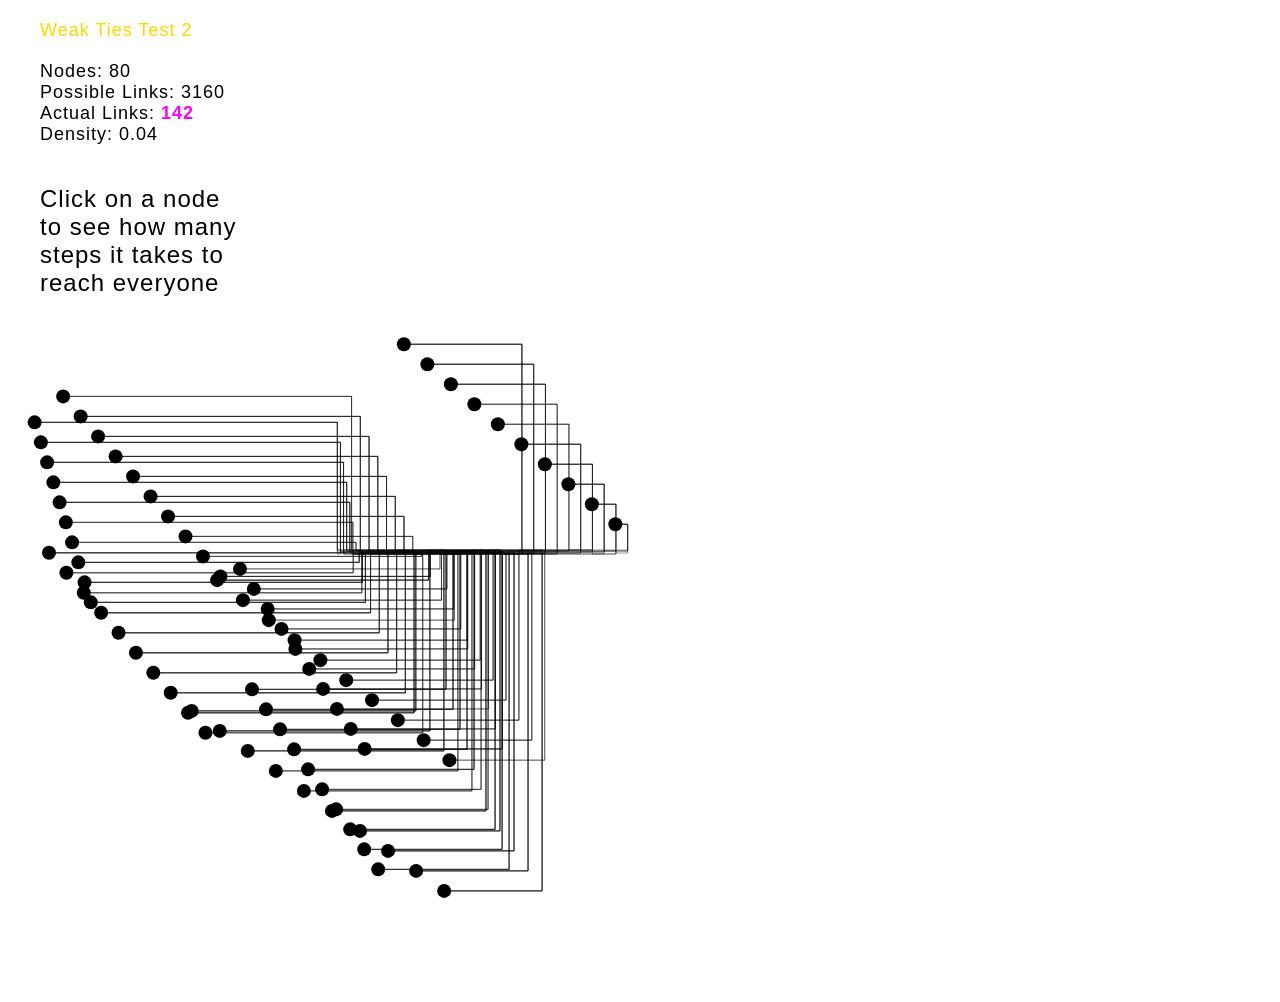
<file: network_2/index_staticLayout.html>
<!DOCTYPE html>
<html>
<head>
    <meta charset="utf-8">
    <meta name="viewport" content="width=device-width, initial-scale=1, shrink-to-fit=no">
    <meta name='viewport' content='initial-scale=1,maximum-scale=1,user-scalable=no' />
    <script src="js/jquery.js"></script>
    <script src="js/d3.v5.min.js"></script>
      <link rel="stylesheet" href="style.css">

<style>
    .button{
        border:1px solid black;
        cursor:pointer;
        border-radius:10px;
        padding:3px;
        width:120px;
        text-align:center;
        background-color:black;
        color:white;
        margin:10px;
        margin-bottom:0px;
    }
    #buttons{
        right:0px;
        top:10px;
        position:absolute;
        width:160px;
    }
    p{
        padding:10px;
        padding-top:0px;
        margin-top:2px;
    }
    #chart2{
        position:absolute;
        bottom:10px;
        left:10px;
    }
</style>
</head>
<body>
    <div id="title">Weak Ties Test 2</div>
    <div id="chart1"></div>
    <div id="chart2"></div>
    <div id="density"></div>
    <div id ="steps">Click on a node to see how many steps it takes to reach everyone</div>
    
    <!--
    <div id="buttons">
            <div id = "shortBridges" class="button">+ short link</div>
            <p>short links connect 2 nodes that are 2 hops away from each other</p>
            <div id = "mediumBridges" class="button">+ medium link</div>
            <p>medium links connect 2 nodes that are 10 hops away from each other</p>
            <div id = "longBridges" class="button">+ long link</div>
            <p>long links connect 2 nodes that are at the corners and farthest from each other</p>
            <br>
            <div id = "randomSteps" class="button">+ random links</div>
        <div>-->
    
<!--
    <div id = "undo" class="button">undo last</div>
-->
    
<script type="text/javascript"> 

var svg = d3.select("#chart1").append("svg")
   // .attr("width",window.innerWidth)
    .attr("width",window.innerWidth)
    .attr("height",window.innerHeight)
var width = +svg.attr("width")
var height = +svg.attr("height")

var strengthScale = d3.scaleLinear().domain([375,1000]).range([-100,-800])
var distance = 2
var strength = -10//strengthScale(width)

var groups = 8
var groupSize = 10
var size = groups*groupSize
        
var possibleLinks= (size*(size-1))/2
//var actualLinks = (groupSize*(groupSize-1))/2*groups+groups*(groups-1)/2
var interval = 5
var nodes = []
var links = []

//makeWeakLinkData()
//makeNetworkData()
makeLatticeData()
var actualLinks = links.length
var startLinks = links.length
var density = Math.round(actualLinks/possibleLinks*100)/100
var densityDisplay = "Nodes: "+nodes.length+"<br>Possible Links: "+possibleLinks+"<br>Actual Links: <span id = \"highlight\">"+actualLinks+"</span><br>Density: "+density
d3.select("#density").html(densityDisplay)

var nodeRadius = 8
var strokeColor = "#000000"
var strokeWidth = 2

function updateDensity(){
    actualLinks = links.length
    density = Math.round(actualLinks/possibleLinks*100)/100
    densityDisplay = "Nodes: "+nodes.length+"<br>Possible Links: "+possibleLinks+"<br>Actual Links: <span id = \"highlight\">"+actualLinks+"</span><br>Density: "+density
    d3.select("#density").html(densityDisplay)
}   

    
d3.select("#randomSteps").on("click",function(){
    d3.select("#steps").html("Click on a node to see how many steps it takes to reach everyone")
    d3.selectAll(".networkCircle").attr('fill',"#ffffff")
    d3.selectAll(".step").remove()
    addRandomLinks(1)
    restart()
})   

d3.select("#shortBridges").on("click",function(){
    d3.select("#steps").html("Click on a node to see how many steps it takes to reach everyone")
    d3.selectAll(".networkCircle").attr('fill',"#ffffff")
    d3.selectAll(".step").remove()
    addShortBridges(1)
    updateDensity()
    restart()
})  
d3.select("#mediumBridges").on("click",function(){
    d3.select("#steps").html("Click on a node to see how many steps it takes to reach everyone")
    d3.selectAll(".networkCircle").attr('fill',"#ffffff")
    d3.selectAll(".step").remove()
    addMediumBridges(10)
    updateDensity()
    restart()
}) 
var longBridgeCounter = 0

d3.select("#longBridges").on("click",function(){
    d3.select("#steps").html("Click on a node to see how many steps it takes to reach everyone")
    d3.selectAll(".networkCircle").attr('fill',"#ffffff")
    d3.selectAll(".step").remove()
    addLongBridges()
    updateDensity()
    restart()
}) 
d3.select("#undo").on("click",function(){
    links.pop()
    updateDensity()
    restart()
})


function makeLatticeData(){
    var total = groups*groupSize
    var columns = groups
    
    for(var i = 0; i<total; i++){
        var groupNumber ="_"+Math.round(Math.random()*(groups-1))
        var r = i%columns
        var c = Math.floor(i/columns)
        nodes.push({id:"node_"+i,group:groupNumber,row:r,column:c})
    }
    links = []
    var linksTracker = []
    for(var n in nodes){
        for(var o in nodes){
            var r1 = nodes[n].row
            var c1 = nodes[n].column
            var r2 = nodes[o].row
            var c2 = nodes[o].column
            var id1 = parseInt(nodes[n].id.replace("node_",""))
            var id2 = parseInt(nodes[o].id.replace("node_",""))
            
            if(nodes[n].id != nodes[o].id){
              //  console.log([r1,r2])
                if(r1==r2){
                    if(c1 == c2+1 || c1 == c2-1){
                        if(id1<id2){
                            var link = {source:nodes[n], target:nodes[o]}
                        }else{
                            var link = {source:nodes[o], target:nodes[n]}
                        }
                        var currentLinkIds = link.source.id+"_"+link.target.id
                        if(linksTracker.indexOf(currentLinkIds)==-1){
                            links.push(link)
                            linksTracker.push(currentLinkIds)
                        }
                    }
                }else if(c1==c2){
                    if(r1 == r2+1 ||r1 == r2-1){
                        if(id1<id2){
                            var link = {source:nodes[n], target:nodes[o]}
                        }else{
                            var link = {source:nodes[o], target:nodes[n]}
                        }
                        var currentLinkIds = link.source.id+"_"+link.target.id
                        if(linksTracker.indexOf(currentLinkIds)==-1){
                            links.push(link)
                            linksTracker.push(currentLinkIds)
                        }
                    }
                }                
            }
        }
    }
   // console.log(links)
    
}


//addRandomLinks(20)
//addShortBridges()

//addLongBridges(10)

function addLongBridges(){
    
    if(longBridgeCounter%2==0){
        var node1 = nodes[longBridgeCounter]
       var node2 = nodes[nodes.length-1]
        var link = {source:node1,target:node2}
        links.push(link)
    }else{
        var node1 = nodes[groups-longBridgeCounter]
        var node2 = nodes[nodes.length-groups]
        var link = {source:node1,target:node2}
    }
    
    links.push(link)
    longBridgeCounter+=1
    
}


function addMediumBridges(distance){
    
    var node1 = nodes[Math.round(Math.random()*(nodes.length-1))]
    var r1 = node1.row
    var c1 = node1.column
    
    var dx = Math.round(distance/2)
    var dy = distance-dx
    console.log([dx,dy,distance])
    
    if(r1+dx>9){
        var r2 = r1-dx
    }else{
        var r2 = r1+dx
    }
    if(c1+dy>9){
        var c2 = c1-dy
    }else{
        var c2 = c1+dy
    }
    
    console.log(node1)
    console.log([r2,c2])
    
    for(var n in nodes){
        if(nodes[n].row==r2 && nodes[n].column==c2){
            var link = {source:node1,target:nodes[n]}
        }
    }
    links.push(link)
}
function addShortBridges(){
    var node1 = nodes[Math.round(Math.random()*(nodes.length-1))]
    var r1 = node1.row
    var c1 = node1.column
    
    if(r1==9 || c1==9){
        var r2 = r1-1
        var c2 = c1-1
    }else{
        var r2 = r1+1
        var c2 = c1+1
    }
    
    console.log(node1)
    for(var n in nodes){
        if(nodes[n].row==r2 && nodes[n].column==c2){
            var link = {source:node1,target:nodes[n]}
        }
    }
    links.push(link)
}


function addRandomLinks(quantity){
    var newLinks = []
    while(newLinks.length<quantity){
        var node1 = nodes[Math.round(Math.random()*(nodes.length-1))]
            var node2 = nodes[Math.round(Math.random()*(nodes.length-1))]
        var id1 = parseInt(node1.id.replace("node_",""))
        var id2 = parseInt(node2.id.replace("node_",""))
        if(id1!=id2){
            if(id1<id2){
                var link = {source:node1, target:node2}
            }else{
                var link = {source:node2, target:node1}
            }
        }
        newLinks.push(link)
    }
    links = links.concat(newLinks)

    updateDensity()
}

function makeWeakLinkData(){
    nodes =[]
    links =[]
    var groups = size/groupSize

    var totalLinks = groupSize*(groupSize-1)/2*groups
    
    for(var i = 0; i<size; i++){
        var groupNumber ="_"+Math.round(Math.random()*(groups-1))    
        nodes.push({id:"node_"+i,group:groupNumber})
    }
    
    var linksTracker = []
    for(var n in nodes){
        for(var k in nodes){
            var nid = parseInt(nodes[n].id.replace("node_",""))
            var kid = parseInt(nodes[k].id.replace("node_",""))
            
            if(nid%groups==kid%groups && nodes[n]!=nodes[k] ){
                
                if(nid>kid){
                    var link = {source:nodes[k], target:nodes[n]}
                }else{
                    var link = {source:nodes[n], target:nodes[k]}
                }
                
                var currentLinkIds = link.source.id+"_"+link.target.id
            
                if(linksTracker.indexOf(currentLinkIds)==-1){
                    links.push(link)
                    linksTracker.push(currentLinkIds)
                }
                
            }
          } 
    }
    for(var j in nodes){
        for(var l in nodes){
            var jid = parseInt(nodes[j].id.replace("node_",""))
            var lid = parseInt(nodes[l].id.replace("node_",""))
            
            if(Math.floor(jid/groups)==0 && Math.floor(lid/groups)==0 && lid!=jid){
                if(jid>lid){
                    var link = {source:nodes[l], target:nodes[j]}
                }else{
                    var link = {source:nodes[j], target:nodes[l]}
                }
                var currentLinkIds = link.source.id+"_"+link.target.id                
                if(linksTracker.indexOf(currentLinkIds)==-1){
                    links.push(link)
                    linksTracker.push(currentLinkIds)
                }
            }
        }
    }
}
function makeNetworkData(){
    
    nodes =[]
    links =[]
    
    for(var i = 0; i<size; i++){
        var groupNumber ="_"+Math.round(Math.random()*(groups-1))    
        nodes.push({id:"node_"+i,group:groupNumber})
    }
    var linksTracker = []
    
    
    
    var existingFriends = 0

    while(links.length<200){

            var randomIndex = Math.round(Math.random()*(nodes.length-1))
            var randomIndex2 = Math.round(Math.random()*(nodes.length-1))
        while(randomIndex==randomIndex2){
            randomIndex2 = Math.round(Math.random()*(nodes.length-1))
        }
            if(randomIndex<randomIndex2){
                var source = nodes[randomIndex]
                var target = nodes[randomIndex2]
            }else{
                var source = nodes[randomIndex2]
                var target = nodes[randomIndex]
            }
            
            
            while(source.id == target.id){
                var randomIndex = Math.round(Math.random()*(nodes.length-1))
                var target = nodes[randomIndex]
            }
            
            var link = {source:source, target:target}
            var currentLinkIds = link.source.id+"_"+link.target.id                
            
            if(linksTracker.indexOf(currentLinkIds)==-1){
                links.push(link)
                linksTracker.push(currentLinkIds)
                existingFriends+=1
            }
        }        
    }
	
function layoutNodes(){
	var groupTracker = 0
	var spacing =20
	for(var i in nodes){
		if(i%groupSize==0){
			groupTracker+=1
			var rx = Math.random()*width*.5
			var ry = Math.random()*height*.5+height*.2
			var spacex = Math.random()*30
			var spacey = Math.random()*40
		}
		
		var x = i%groupSize*spacex+rx
		var y = i%groupSize*spacing+ry
		
		nodes[i]["x"]=x
		nodes[i]["y"]=y
	}
}	
function drawStaticNodes(){	
	var svg = d3.select("#chart1 svg")
	
	svg.selectAll("circle")
	.data(nodes)
	.enter()
	.append("circle")
	.attr("class",function(d,i){
			return d.id+" networkCircle"
	})
	.attr("cx",function(d,i){
		return d.x
	})
	.attr("cy",function(d,i){
		return d.y
	})
	.attr("r",7)
}

layoutNodes()
drawStaticLinks()
drawStaticNodes()

function drawStaticLinks(){
	
	for(var i in links){
		var link = links[i]
		var points =[[link.source.x,link.source.y],[width/2,height/2+i%5],[link.target.x,link.target.y]]		
		//http://bl.ocks.org/d3indepth/b6d4845973089bc1012dec1674d3aff8
	  //  const curve = d3.line().curve(d3.curveBasis);
	    const curve = d3.line().curve(d3.curveStep);
		var svg = d3.select("#chart1 svg")
		
	  svg
	    .append('path')
	    .attr('d', curve(points))
	    .attr('stroke', 'black')
		.attr("opacity",.4)
	    // with multiple points defined, if you leave out fill:none,
	    // the overlapping space defined by the points is filled with
	    // the default value of 'black'
	    .attr('fill', 'none');
		
	}
}



function ticked() {
    
  node.attr("cx", function(d) { return d.x; })
      .attr("cy", function(d) { return d.y; })

  link.attr("x1", function(d) { return d.source.x; })
      .attr("y1", function(d) { return d.source.y; })
      .attr("x2", function(d) { return d.target.x; })
      .attr("y2", function(d) { return d.target.y; });
	  
} 
//console.log(links)


</script>
<script src="run_staticLayout.js"></script>
<script src="infect_static.js"></script>
<!--
<script src="input.js"></script>

<script src="timeline.js"></script>
-->

</body>
</html>
</file>
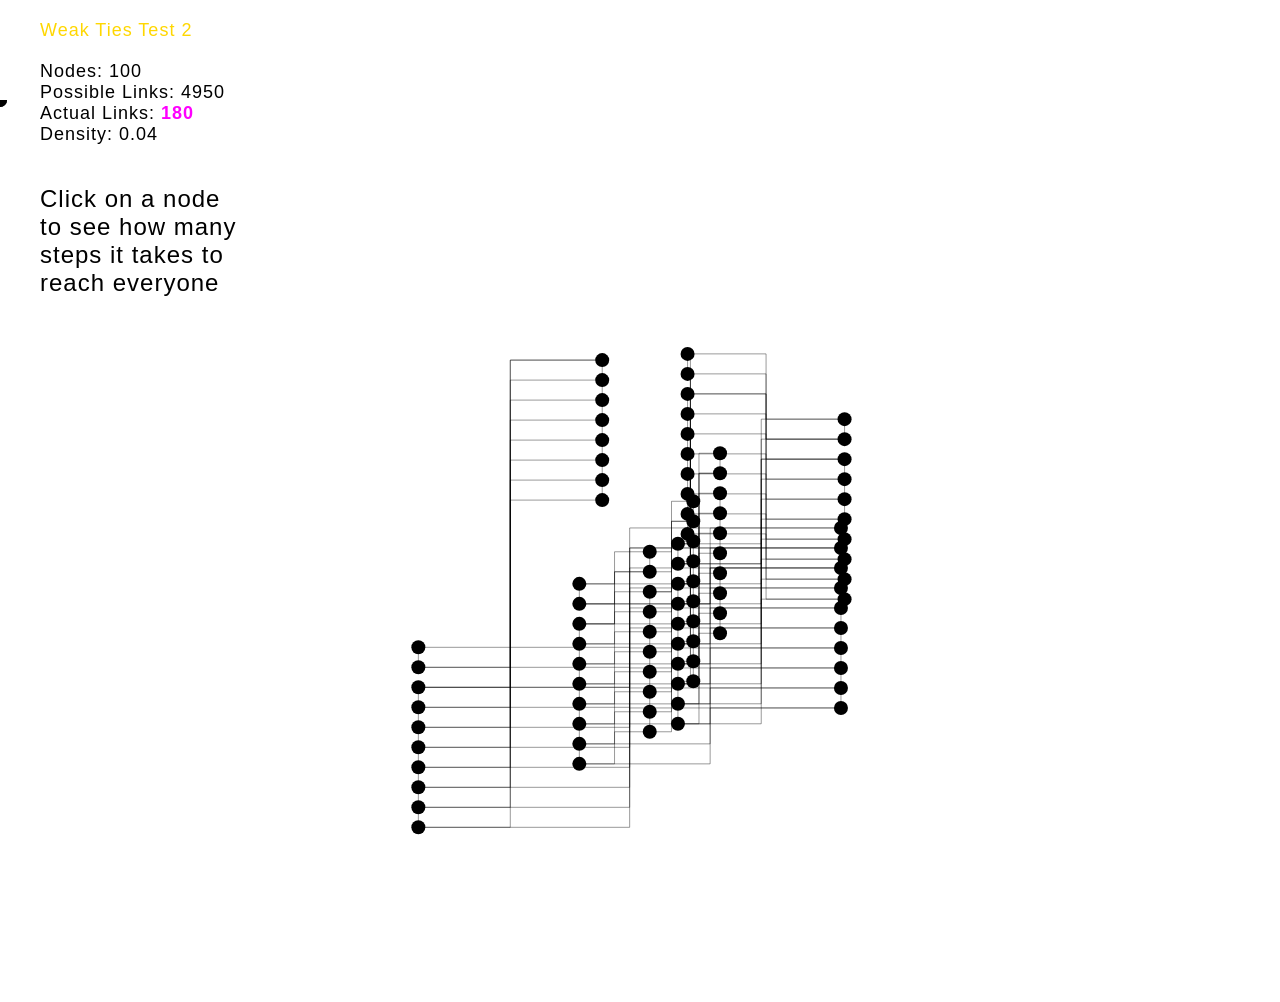
<file: network_2/index_staticLayout_2.html>
<!DOCTYPE html>
<html>
<head>
    <meta charset="utf-8">
    <meta name="viewport" content="width=device-width, initial-scale=1, shrink-to-fit=no">
    <meta name='viewport' content='initial-scale=1,maximum-scale=1,user-scalable=no' />
    <script src="js/jquery.js"></script>
    <script src="js/d3.v5.min.js"></script>
      <link rel="stylesheet" href="style.css">

<style>
    .button{
        border:1px solid black;
        cursor:pointer;
        border-radius:10px;
        padding:3px;
        width:120px;
        text-align:center;
        background-color:black;
        color:white;
        margin:10px;
        margin-bottom:0px;
    }
    #buttons{
        right:0px;
        top:10px;
        position:absolute;
        width:160px;
    }
    p{
        padding:10px;
        padding-top:0px;
        margin-top:2px;
    }
    #chart2{
        position:absolute;
        bottom:10px;
        left:10px;
    }
</style>
</head>
<body>
    <div id="title">Weak Ties Test 2</div>
    <div id="chart1"></div>
    <div id="chart2"></div>
    <div id="density"></div>
    <div id ="steps">Click on a node to see how many steps it takes to reach everyone</div>
    
    <!--
    <div id="buttons">
            <div id = "shortBridges" class="button">+ short link</div>
            <p>short links connect 2 nodes that are 2 hops away from each other</p>
            <div id = "mediumBridges" class="button">+ medium link</div>
            <p>medium links connect 2 nodes that are 10 hops away from each other</p>
            <div id = "longBridges" class="button">+ long link</div>
            <p>long links connect 2 nodes that are at the corners and farthest from each other</p>
            <br>
            <div id = "randomSteps" class="button">+ random links</div>
        <div>-->
    
<!--
    <div id = "undo" class="button">undo last</div>
-->
    
<script type="text/javascript"> 

var svg = d3.select("#chart1").append("svg")
   // .attr("width",window.innerWidth)
    .attr("width",window.innerWidth)
    .attr("height",window.innerHeight)
var width = +svg.attr("width")
var height = +svg.attr("height")

var strengthScale = d3.scaleLinear().domain([375,1000]).range([-100,-800])
var distance = 2
var strength = -10//strengthScale(width)

var groups = 10
var groupSize = 10
var size = groups*groupSize
        
var possibleLinks= (size*(size-1))/2
//var actualLinks = (groupSize*(groupSize-1))/2*groups+groups*(groups-1)/2
var interval = 5
var nodes = []
var links = []

//makeWeakLinkData()
//makeNetworkData()
makeLatticeData()
	
var actualLinks = links.length
var startLinks = links.length
var density = Math.round(actualLinks/possibleLinks*100)/100
var densityDisplay = "Nodes: "+nodes.length+"<br>Possible Links: "+possibleLinks+"<br>Actual Links: <span id = \"highlight\">"+actualLinks+"</span><br>Density: "+density
d3.select("#density").html(densityDisplay)

var nodeRadius = 8
var strokeColor = "#000000"
var strokeWidth = 2

function updateDensity(){
    actualLinks = links.length
    density = Math.round(actualLinks/possibleLinks*100)/100
    densityDisplay = "Nodes: "+nodes.length+"<br>Possible Links: "+possibleLinks+"<br>Actual Links: <span id = \"highlight\">"+actualLinks+"</span><br>Density: "+density
    d3.select("#density").html(densityDisplay)
}   

    
d3.select("#randomSteps").on("click",function(){
    d3.select("#steps").html("Click on a node to see how many steps it takes to reach everyone")
    d3.selectAll(".networkCircle").attr('fill',"#ffffff")
    d3.selectAll(".step").remove()
    addRandomLinks(1)
    restart()
})   

d3.select("#shortBridges").on("click",function(){
    d3.select("#steps").html("Click on a node to see how many steps it takes to reach everyone")
    d3.selectAll(".networkCircle").attr('fill',"#ffffff")
    d3.selectAll(".step").remove()
    addShortBridges(1)
    updateDensity()
    restart()
})  
d3.select("#mediumBridges").on("click",function(){
    d3.select("#steps").html("Click on a node to see how many steps it takes to reach everyone")
    d3.selectAll(".networkCircle").attr('fill',"#ffffff")
    d3.selectAll(".step").remove()
    addMediumBridges(10)
    updateDensity()
    restart()
}) 
var longBridgeCounter = 0

d3.select("#longBridges").on("click",function(){
    d3.select("#steps").html("Click on a node to see how many steps it takes to reach everyone")
    d3.selectAll(".networkCircle").attr('fill',"#ffffff")
    d3.selectAll(".step").remove()
    addLongBridges()
    updateDensity()
    restart()
}) 
d3.select("#undo").on("click",function(){
    links.pop()
    updateDensity()
    restart()
})


function makeLatticeData(){
    var total = groups*groupSize
    var columns = groups
    
    for(var i = 0; i<total; i++){
        var groupNumber ="_"+Math.round(Math.random()*(groups-1))
        var r = i%columns
        var c = Math.floor(i/columns)
        nodes.push({id:"node_"+i,group:groupNumber,row:r,column:c})
    }
    links = []
    var linksTracker = []
    for(var n in nodes){
        for(var o in nodes){
            var r1 = nodes[n].row
            var c1 = nodes[n].column
            var r2 = nodes[o].row
            var c2 = nodes[o].column
            var id1 = parseInt(nodes[n].id.replace("node_",""))
            var id2 = parseInt(nodes[o].id.replace("node_",""))
            
            if(nodes[n].id != nodes[o].id){
              //  console.log([r1,r2])
                if(r1==r2){
                    if(c1 == c2+1 || c1 == c2-1){
                        if(id1<id2){
                            var link = {source:nodes[n], target:nodes[o]}
                        }else{
                            var link = {source:nodes[o], target:nodes[n]}
                        }
                        var currentLinkIds = link.source.id+"_"+link.target.id
                        if(linksTracker.indexOf(currentLinkIds)==-1){
                            links.push(link)
                            linksTracker.push(currentLinkIds)
                        }
                    }
                }else if(c1==c2){
                    if(r1 == r2+1 ||r1 == r2-1){
                        if(id1<id2){
                            var link = {source:nodes[n], target:nodes[o]}
                        }else{
                            var link = {source:nodes[o], target:nodes[n]}
                        }
                        var currentLinkIds = link.source.id+"_"+link.target.id
                        if(linksTracker.indexOf(currentLinkIds)==-1){
                            links.push(link)
                            linksTracker.push(currentLinkIds)
                        }
                    }
                }                
            }
        }
    }
   // console.log(links)
    
}


//addRandomLinks(20)
//addShortBridges()

//addLongBridges(10)

function addLongBridges(){
    
    if(longBridgeCounter%2==0){
        var node1 = nodes[longBridgeCounter]
       var node2 = nodes[nodes.length-1]
        var link = {source:node1,target:node2}
        links.push(link)
    }else{
        var node1 = nodes[groups-longBridgeCounter]
        var node2 = nodes[nodes.length-groups]
        var link = {source:node1,target:node2}
    }
    
    links.push(link)
    longBridgeCounter+=1
    
}


function addMediumBridges(distance){
    
    var node1 = nodes[Math.round(Math.random()*(nodes.length-1))]
    var r1 = node1.row
    var c1 = node1.column
    
    var dx = Math.round(distance/2)
    var dy = distance-dx
    console.log([dx,dy,distance])
    
    if(r1+dx>9){
        var r2 = r1-dx
    }else{
        var r2 = r1+dx
    }
    if(c1+dy>9){
        var c2 = c1-dy
    }else{
        var c2 = c1+dy
    }
    
    console.log(node1)
    console.log([r2,c2])
    
    for(var n in nodes){
        if(nodes[n].row==r2 && nodes[n].column==c2){
            var link = {source:node1,target:nodes[n]}
        }
    }
    links.push(link)
}
function addShortBridges(){
    var node1 = nodes[Math.round(Math.random()*(nodes.length-1))]
    var r1 = node1.row
    var c1 = node1.column
    
    if(r1==9 || c1==9){
        var r2 = r1-1
        var c2 = c1-1
    }else{
        var r2 = r1+1
        var c2 = c1+1
    }
    
    console.log(node1)
    for(var n in nodes){
        if(nodes[n].row==r2 && nodes[n].column==c2){
            var link = {source:node1,target:nodes[n]}
        }
    }
    links.push(link)
}


function addRandomLinks(quantity){
    var newLinks = []
    while(newLinks.length<quantity){
        var node1 = nodes[Math.round(Math.random()*(nodes.length-1))]
            var node2 = nodes[Math.round(Math.random()*(nodes.length-1))]
        var id1 = parseInt(node1.id.replace("node_",""))
        var id2 = parseInt(node2.id.replace("node_",""))
        if(id1!=id2){
            if(id1<id2){
                var link = {source:node1, target:node2}
            }else{
                var link = {source:node2, target:node1}
            }
        }
        newLinks.push(link)
    }
    links = links.concat(newLinks)

    updateDensity()
}

function makeWeakLinkData(){
    nodes =[]
    links =[]
    var groups = size/groupSize

    var totalLinks = groupSize*(groupSize-1)/2*groups
    
    for(var i = 0; i<size; i++){
        var groupNumber ="_"+Math.round(Math.random()*(groups-1))    
        nodes.push({id:"node_"+i,group:groupNumber})
    }
    
    var linksTracker = []
    for(var n in nodes){
        for(var k in nodes){
            var nid = parseInt(nodes[n].id.replace("node_",""))
            var kid = parseInt(nodes[k].id.replace("node_",""))
            
            if(nid%groups==kid%groups && nodes[n]!=nodes[k] ){
                
                if(nid>kid){
                    var link = {source:nodes[k], target:nodes[n]}
                }else{
                    var link = {source:nodes[n], target:nodes[k]}
                }
                
                var currentLinkIds = link.source.id+"_"+link.target.id
            
                if(linksTracker.indexOf(currentLinkIds)==-1){
                    links.push(link)
                    linksTracker.push(currentLinkIds)
                }
                
            }
          } 
    }
    for(var j in nodes){
        for(var l in nodes){
            var jid = parseInt(nodes[j].id.replace("node_",""))
            var lid = parseInt(nodes[l].id.replace("node_",""))
            
            if(Math.floor(jid/groups)==0 && Math.floor(lid/groups)==0 && lid!=jid){
                if(jid>lid){
                    var link = {source:nodes[l], target:nodes[j]}
                }else{
                    var link = {source:nodes[j], target:nodes[l]}
                }
                var currentLinkIds = link.source.id+"_"+link.target.id                
                if(linksTracker.indexOf(currentLinkIds)==-1){
                    links.push(link)
                    linksTracker.push(currentLinkIds)
                }
            }
        }
    }
}
function makeNetworkData(){
    
    nodes =[]
    links =[]
    
    for(var i = 0; i<size; i++){
        var groupNumber ="_"+Math.round(Math.random()*(groups-1))    
        nodes.push({id:"node_"+i,group:groupNumber})
    }
    var linksTracker = []
    
    
    
    var existingFriends = 0

    while(links.length<200){

            var randomIndex = Math.round(Math.random()*(nodes.length-1))
            var randomIndex2 = Math.round(Math.random()*(nodes.length-1))
        while(randomIndex==randomIndex2){
            randomIndex2 = Math.round(Math.random()*(nodes.length-1))
        }
            if(randomIndex<randomIndex2){
                var source = nodes[randomIndex]
                var target = nodes[randomIndex2]
            }else{
                var source = nodes[randomIndex2]
                var target = nodes[randomIndex]
            }
            
            
            while(source.id == target.id){
                var randomIndex = Math.round(Math.random()*(nodes.length-1))
                var target = nodes[randomIndex]
            }
            
            var link = {source:source, target:target}
            var currentLinkIds = link.source.id+"_"+link.target.id                
            
            if(linksTracker.indexOf(currentLinkIds)==-1){
                links.push(link)
                linksTracker.push(currentLinkIds)
                existingFriends+=1
            }
        }        
    }
	
function layoutNodes(){
	var groupTracker = 0
	var spacing =20
	for(var i in nodes){
		if(i%groupSize==2){
			groupTracker+=1
			var rx = Math.random()*width*.5+width*.2
			var ry = Math.random()*height*.5+height*.2
			var spacex = Math.random()*30
			var spacey = Math.random()*40
		}
		
		var x = rx
		var y = i%groupSize*spacing+ry
		
		nodes[i]["x"]=x
		nodes[i]["y"]=y
	}
}	
function drawStaticNodes(){	
	var svg = d3.select("#chart1 svg")
	
	svg.selectAll("circle")
	.data(nodes)
	.enter()
	.append("circle")
	.attr("class",function(d,i){
			return d.id+" networkCircle"
	})
	.attr("cx",function(d,i){
		return d.x
	})
	.attr("cy",function(d,i){
		return d.y
	})
	.attr("r",7)
}

layoutNodes()
drawStaticLinks()
drawStaticNodes()

function drawStaticLinks(){
	
	for(var i in links){
		var link = links[i]
		var points =[[link.source.x,link.source.y],[link.target.x,link.target.y]]		
		//http://bl.ocks.org/d3indepth/b6d4845973089bc1012dec1674d3aff8
	  //  const curve = d3.line().curve(d3.curveBasis);
	    const curve = d3.line().curve(d3.curveStep);
		var svg = d3.select("#chart1 svg")
		
	  svg
	    .append('path')
	    .attr('d', curve(points))
	    .attr('stroke', 'black')
		.attr("opacity",.4)
	    // with multiple points defined, if you leave out fill:none,
	    // the overlapping space defined by the points is filled with
	    // the default value of 'black'
	    .attr('fill', 'none');
		
	}
}



function ticked() {
    
  node.attr("cx", function(d) { return d.x; })
      .attr("cy", function(d) { return d.y; })

  link.attr("x1", function(d) { return d.source.x; })
      .attr("y1", function(d) { return d.source.y; })
      .attr("x2", function(d) { return d.target.x; })
      .attr("y2", function(d) { return d.target.y; });
	  
} 
//console.log(links)


</script>
<script src="run_staticLayout.js"></script>
<script src="infect_static.js"></script>
<!--
<script src="input.js"></script>

<script src="timeline.js"></script>
-->

</body>
</html>
</file>
<file: citation_subject_comparison/css/bubble_chart.css>
@font-face{
    font-family:stanhope;
      src: url(StanhopeRR-Medium.otf);
}
    body{
        font-family:stanhope;
        font-size:14px;
    }
a, a:visited, a:active {
  color: #444;
}
#title{
    font-size:48px;
    padding:3px;
    letter-spacing:1px;
}
.container {
  max-width: 100%;
  margin: auto;
}

.button {
  min-width: 130px;
  padding: 4px 5px;
  cursor: pointer;
  text-align: center;
  font-size: 13px;
  border-right: 1px solid #000000;
  text-decoration: none;
}

.button.active {
  background: #fff;
  color: #00aeef;
}

.keyColor{
    width:10px;
    height:10px;
    border-radius:10px;
    background-color:black;
    display:inline-block;
}
#key{
    margin:10px;
}
#bothKey{
    background-color:#fff200;
}
#citingKey{
    background-color:#ec008c;
}
#topicKey{
    background-color:#00aeef;
}
#emptyKey{
    background-color:#ffffff;
    border:1px solid black;
}
#maxKey{
    background-color:#000000;
    width:40px;
    height:40px;
    border-radius:50px;
}
#minKey{
    background-color:#000000;
    width:8px;
    height:8px;
}
#vis {
  width:100%;
  height:100%;
  clear: both;
  margin-bottom: 10px;
  z-index:-1;
  overflow:auto;
}

#toolbar {
  margin-top: 10px;
}

.year {
  font-size: 21px;
  fill: #aaa;
  cursor: default;
}

.tooltip {
	position: absolute;
	top: 100px;
	left: 100px;
  -moz-border-radius:5px;
	border-radius: 5px;
  border: 2px solid #000;
  background: #fff;
	opacity: .9;
  color: black;
	padding: 10px;
	width: 300px;
	font-size: 12px;
	z-index: 10;
}

.tooltip .title {
	font-size: 13px;
}

.tooltip .name {
  font-weight:bold;
}

.footer {
  text-align: center;
}
</file>
<file: network/style.css>
body{
        font-family:helvetica;
        font-size:11px;
        letter-spacing:1px;
    }
    #title{
        font-size:48px;
        padding:3px;
    }
    #setup{
        float:top;
        width:200px;
        border:1px solid black;
        padding:20px;
    }
    #friendCount{
        float:top;
        width:200px;
        border:1px solid black;
        padding:20px;
    }
    #friendshipTable{
        float:top;
        width:200px;
        border:1px solid black;
        padding:20px;
    }
    #tally{
        float:top;
        width:200px;
        border:1px solid black;
        padding:20px;
    }
    #chart1{
        position:absolute;
        top:100px;
        left:0px;
        z-index:-999;
    }
    #t{
        width:250px;
        visibility:hidden;
    }
    #info{
        padding:5px;
    }
    #linksAddedInput{
    }
    #linkCount{
        font-size:14px;
        padding:10px;
    }
    .t_button{
        display: inline-block;
        border-right: 1px solid black;
        padding:5px;
    } 
    .reset_button{
        display: inline-block;
        text-decoration:underline;
    }
    .sliderBox{
        margin-right:10px;
        display:inline-block;
    }
    .startstop{
        width:100px;
        padding:10px;
        margin:5px;
        border:1px solid #000000;
        text-align:center;
        border-radius:5px;
    }
    .slidecontainer{
        display:inline-block;
        padding:10px;
    }
    #randomTolerance{
        color:#ec008c;
    }
    .slider {
      -webkit-appearance: none;  /* Override default CSS styles */
      appearance: none;
      width: 150px; /* Full-width */
      height: 20px; /* Specified height */
      background: #ffffff; /* Grey background */
      border:1px solid #000000;
      outline: none; /* Remove outline */
      opacity: 0.7; /* Set transparency (for mouse-over effects on hover) */
      -webkit-transition: .2s; /* 0.2 seconds transition on hover */
      transition: opacity .2s;
    }
    .sliderLinksAdded{
        width: 50%; /* Full-width */
        height: 20px; /* Specified height */
    }
    .slider::-webkit-slider-thumb {
      -webkit-appearance: none; /* Override default look */
      appearance: none;
      width: 40px; /* Set a specific slider handle width */
      height: 20px; /* Slider handle height */
      cursor: pointer; /* Cursor on hover */
      background: url('slider_m.png');
      border:none;
    }
 
    .slider::-moz-range-thumb {
      width: 40px; /* Set a specific slider handle width */
      height: 20px; /* Slider handle height */
      cursor: pointer; /* Cursor on hover */
      background: url('slider_m.png');
      border:none;
    }
    input[type="range" i]{
        color: red;
    }
    
    #growthValue{
        color:#ec008c;
        font-size:25px;
        line-height:20%;
        padding:5px;
        vertical-align:super;
    }
    #linksAddedValue{
        color:#ec008c;
        font-size:25px;
        line-height:20%;
        padding:5px;
        vertical-align:super;
    }
    #hideTolerance{
        width:300px;
        height:70px;
        background-color:rgba(255,255,255,.7);
        position:absolute;
        left:0px;
        top:55px;
        visibility:hidden;
    }
    #triadicInfo{
        position:absolute;
        right:0px;
        top:0px;
        padding:10px;
        width:200px;
    
    }
    #triadic{
        border:1px solid black;
        padding:5px;
        width:180px;
    }
</file>
<file: network_2/style.css>
body{
        font-family:helvetica;
        font-size:11px;
        letter-spacing:1px;
        overflow:hidden;
        margin:0px;
    }
    #highlight{
        color:magenta;
        font-weight:bold;
    }
    #density{
        padding:40px;
        padding-bottom:0px;
        padding-top:0px;
        font-size:18px;
    }
    #steps{
        font-size:24px;
        width:200px;
        padding:40px;
        position:absolute;
    }
    #title{
        font-size:18px;
        padding:20px;
        padding-left:40px;
        color:gold;
    }
    #setup{
        float:top;
        width:200px;
        border:1px solid black;
        padding:20px;
    }
    #friendCount{
        float:top;
        width:200px;
        border:1px solid black;
        padding:20px;
    }
    #friendshipTable{
        float:top;
        width:200px;
        border:1px solid black;
        padding:20px;
    }
    #tally{
        float:top;
        width:200px;
        border:1px solid black;
        padding:20px;
    }
    #chart1{
        position:absolute;
        top:100px;
        left:0px;
        z-index:-999;
    }
    #t{
        width:250px;
        visibility:hidden;
    }
    #info{
        padding:5px;
    }
    #linksAddedInput{
    }
    #linkCount{
        font-size:14px;
        padding:10px;
    }
    .t_button{
        display: inline-block;
        border-right: 1px solid black;
        padding:5px;
    } 
    .reset_button{
        display: inline-block;
        text-decoration:underline;
    }
    .sliderBox{
        margin-right:10px;
        display:inline-block;
    }
    .startstop{
        width:100px;
        padding:10px;
        margin:5px;
        border:1px solid #000000;
        text-align:center;
        border-radius:5px;
    }
    .slidecontainer{
        display:inline-block;
        padding:10px;
    }
    #randomTolerance{
        color:#ec008c;
    }
    .slider {
      -webkit-appearance: none;  /* Override default CSS styles */
      appearance: none;
      width: 150px; /* Full-width */
      height: 20px; /* Specified height */
      background: #ffffff; /* Grey background */
      border:1px solid #000000;
      outline: none; /* Remove outline */
      opacity: 0.7; /* Set transparency (for mouse-over effects on hover) */
      -webkit-transition: .2s; /* 0.2 seconds transition on hover */
      transition: opacity .2s;
    }
    .sliderLinksAdded{
        width: 50%; /* Full-width */
        height: 20px; /* Specified height */
    }
    .slider::-webkit-slider-thumb {
      -webkit-appearance: none; /* Override default look */
      appearance: none;
      width: 40px; /* Set a specific slider handle width */
      height: 20px; /* Slider handle height */
      cursor: pointer; /* Cursor on hover */
      background: url('slider_m.png');
      border:none;
    }
 
    .slider::-moz-range-thumb {
      width: 40px; /* Set a specific slider handle width */
      height: 20px; /* Slider handle height */
      cursor: pointer; /* Cursor on hover */
      background: url('slider_m.png');
      border:none;
    }
    input[type="range" i]{
        color: red;
    }
    
    #growthValue{
        color:#ec008c;
        font-size:25px;
        line-height:20%;
        padding:5px;
        vertical-align:super;
    }
    #linksAddedValue{
        color:#ec008c;
        font-size:25px;
        line-height:20%;
        padding:5px;
        vertical-align:super;
    }
    #hideTolerance{
        width:300px;
        height:70px;
        background-color:rgba(255,255,255,.7);
        position:absolute;
        left:0px;
        top:55px;
        visibility:hidden;
    }
    #triadicInfo{
        position:absolute;
        right:0px;
        top:0px;
        padding:10px;
        width:200px;
    
    }
    #triadic{
        border:1px solid black;
        padding:5px;
        width:180px;
    }
</file>
